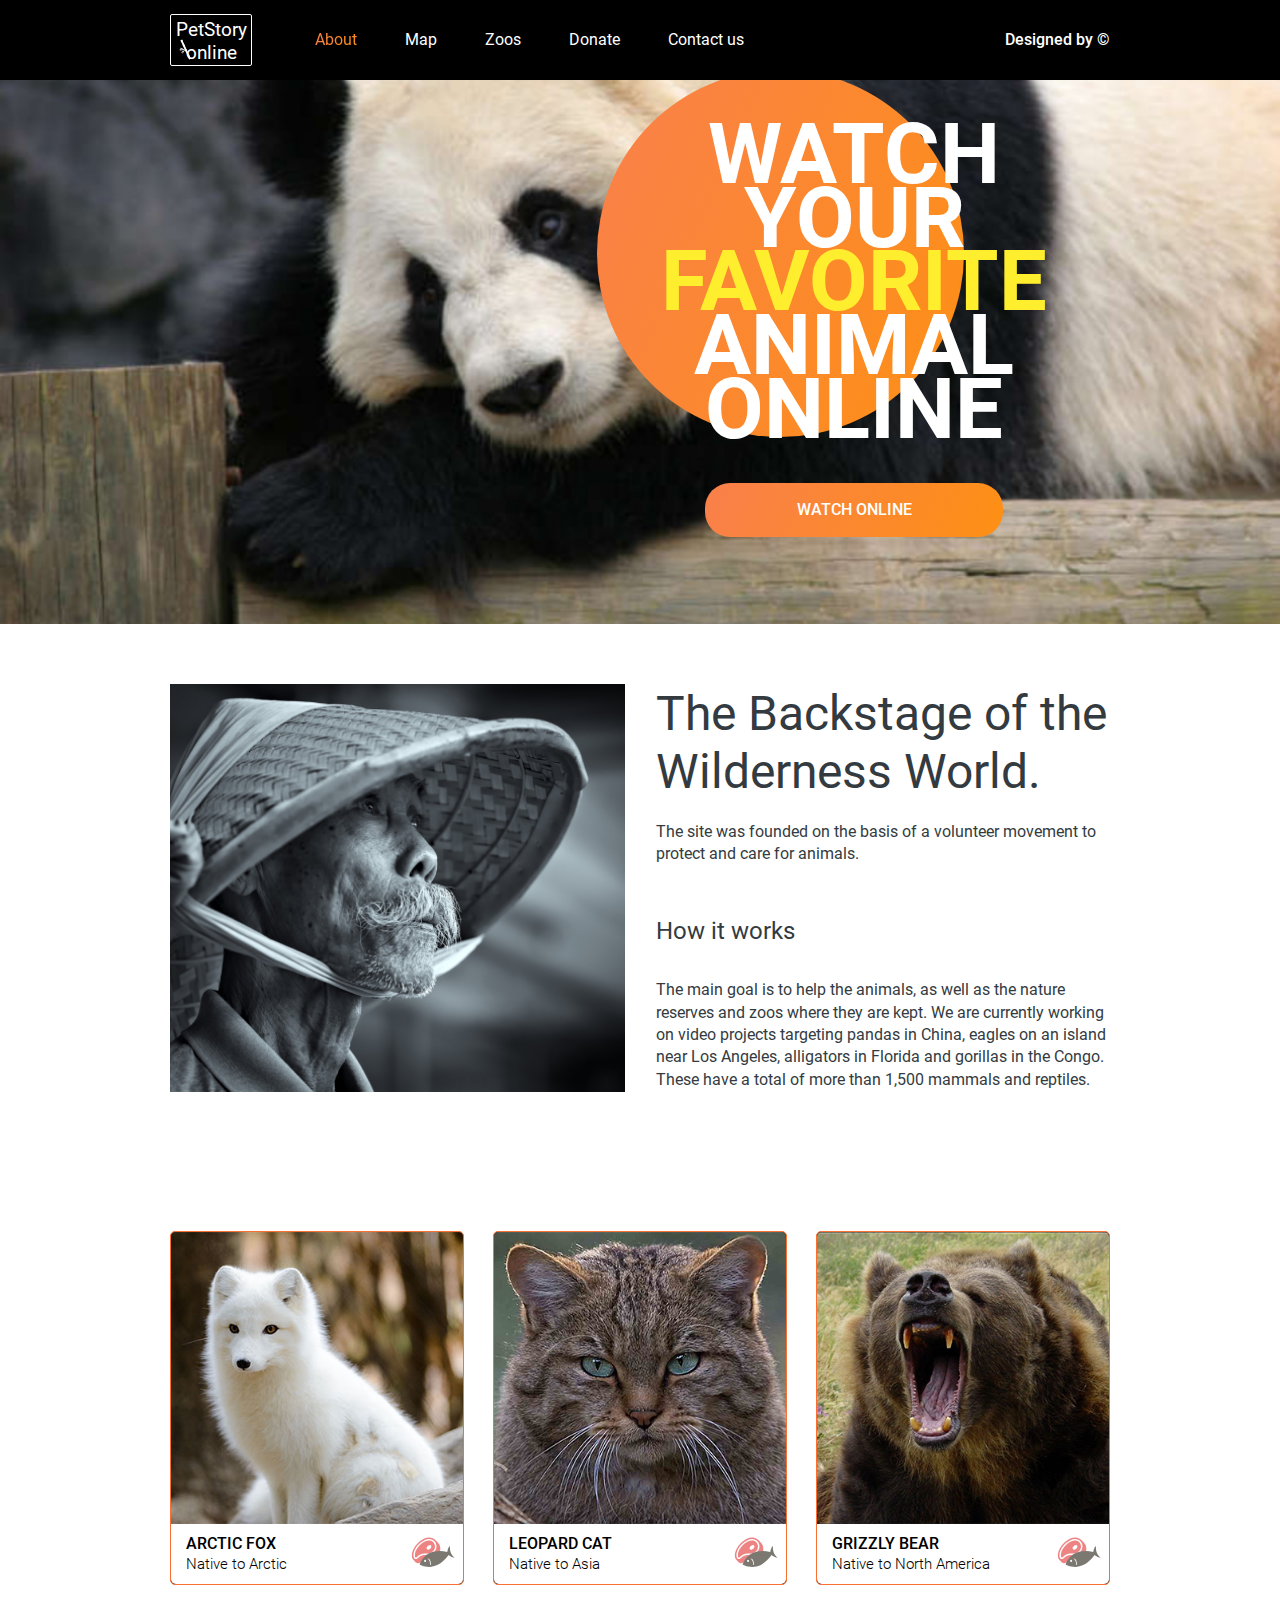
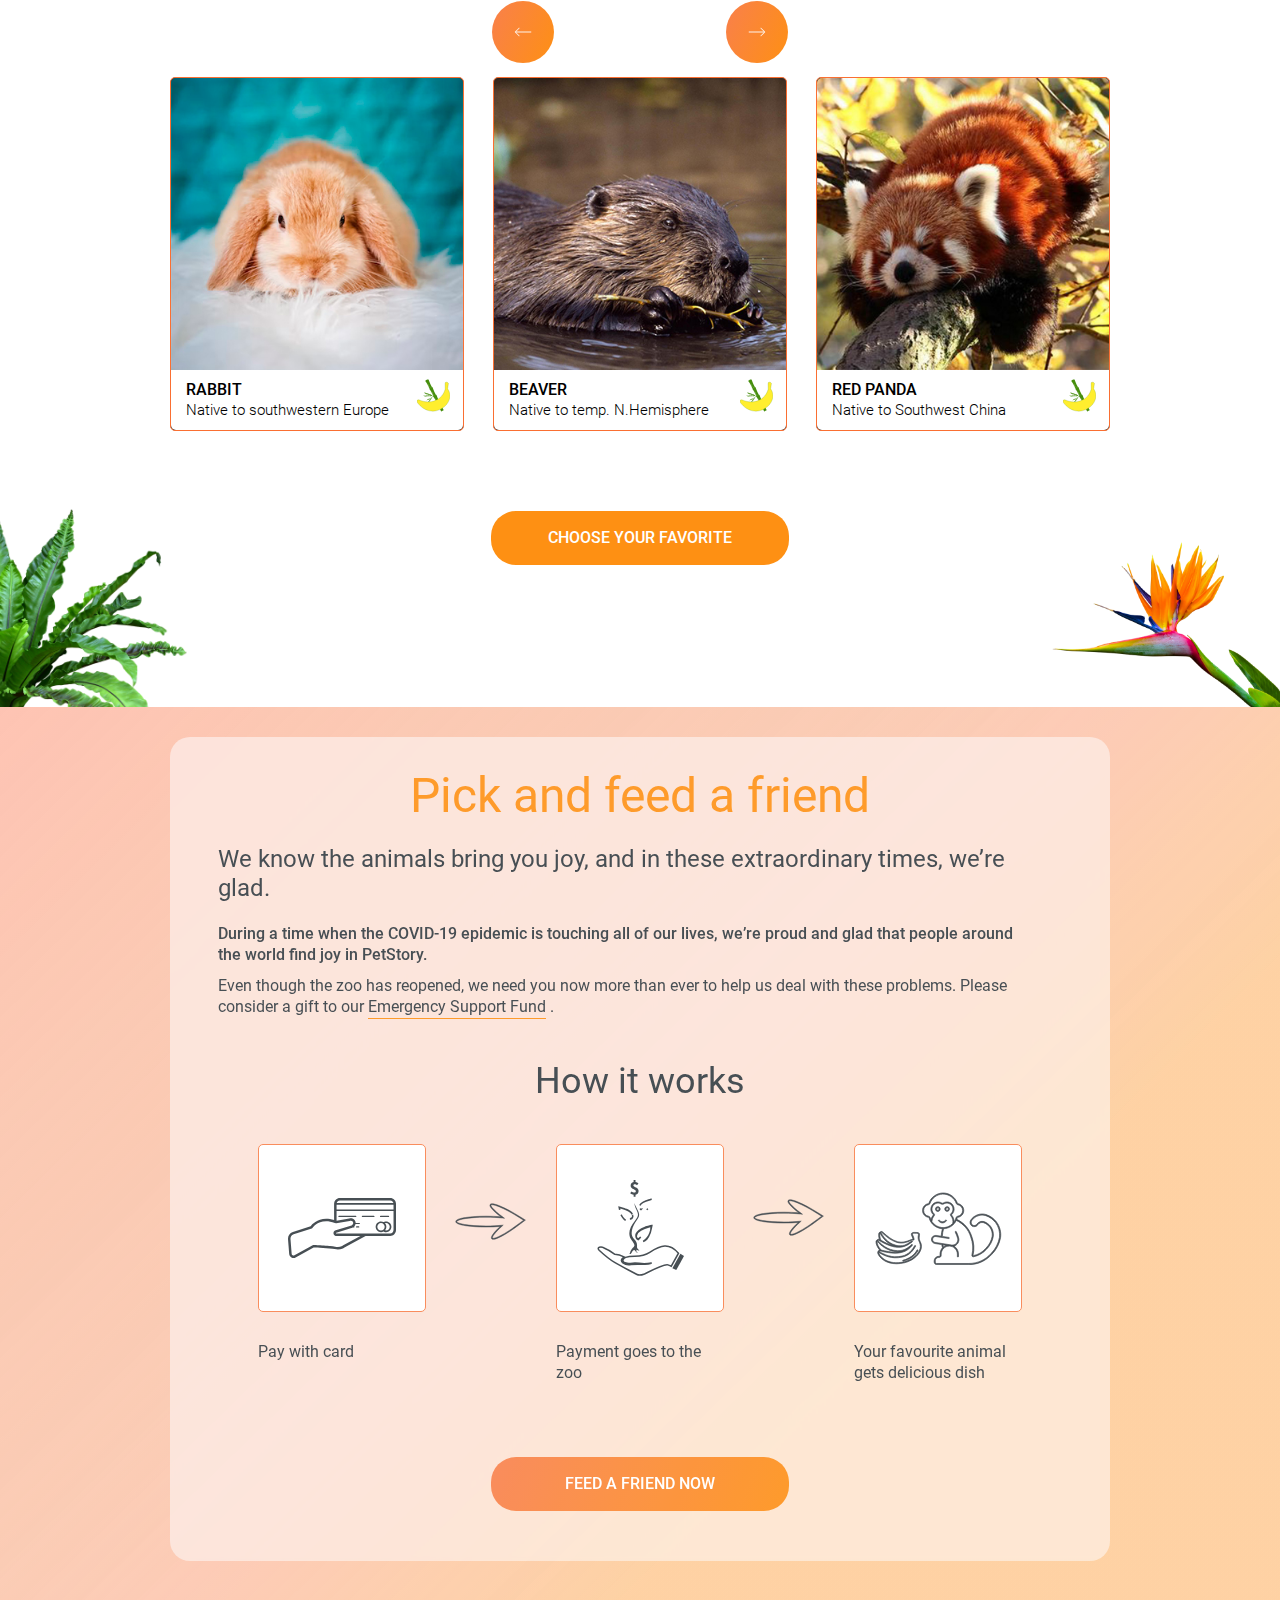
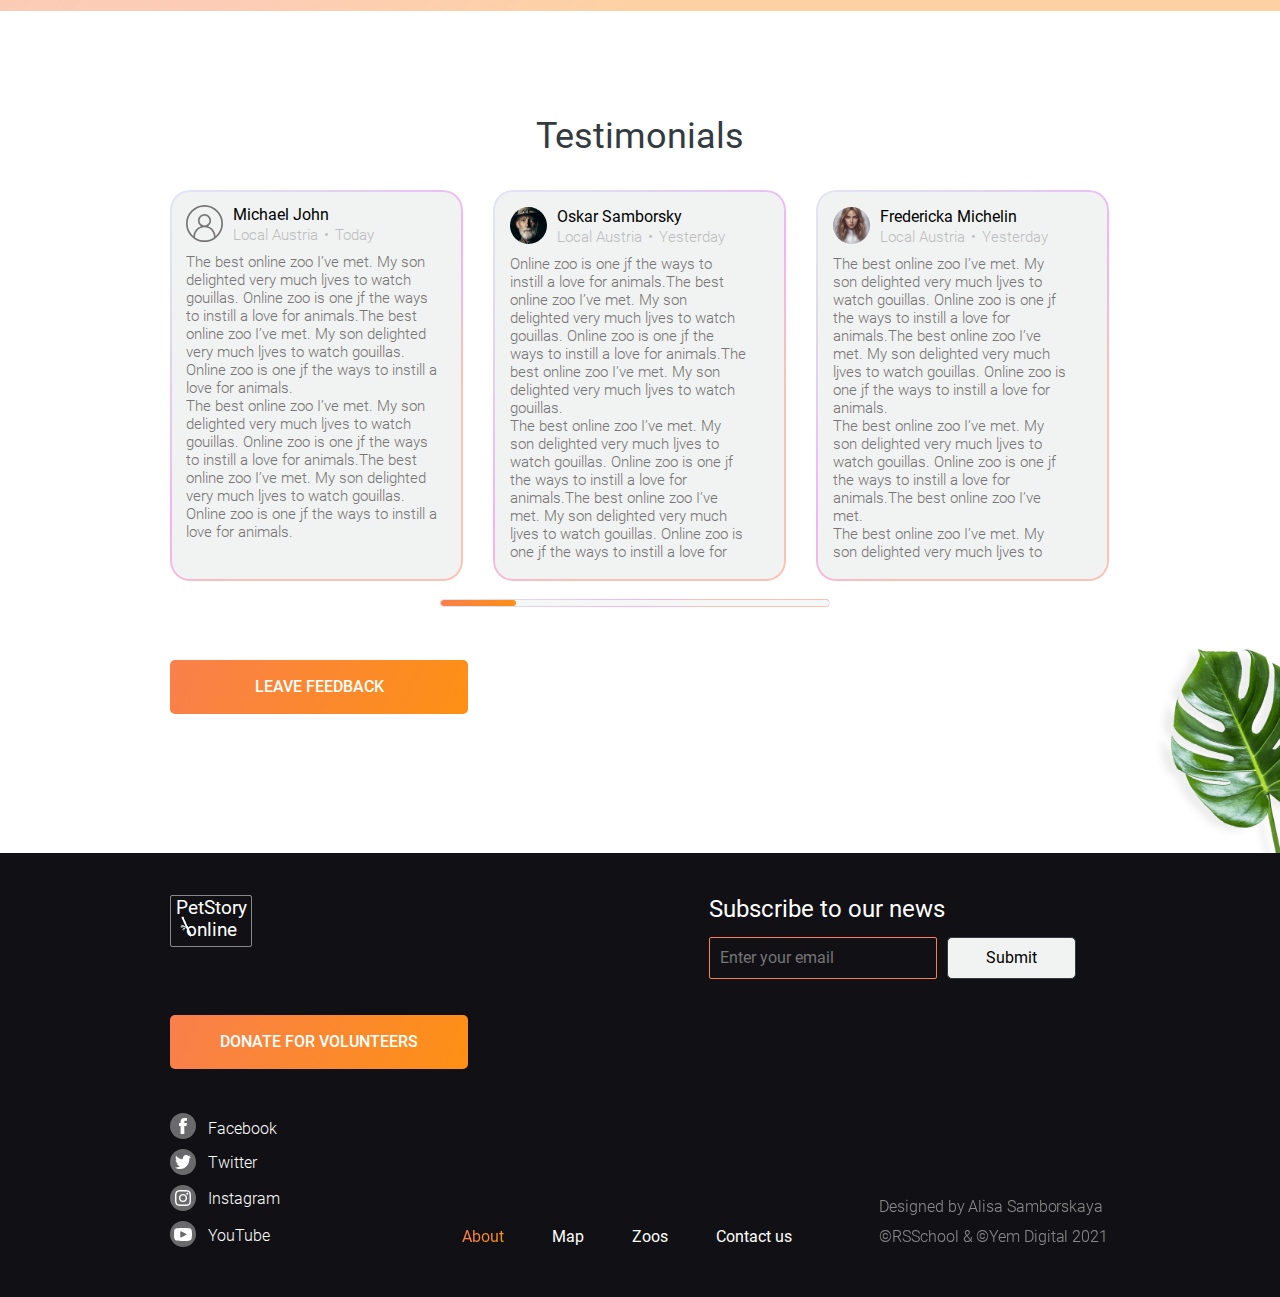
<file: index.html>
<!DOCTYPE html>
<html lang="en">
  <head>
    <meta charset="UTF-8">
    <meta http-equiv="X-UA-Compatible" content="IE=edge">
    <meta name="viewport" content="width=device-width, initial-scale=1.0">
    <link rel="stylesheet" href="./assets/styles/normalize.css">
    <link rel="stylesheet" href="./assets/styles/main/style.css">
    <link rel="shortcut icon" href="./assets/images/favicon.png" type="image/x-icon">
    <title>Online-zoo</title>
  </head>
  <body>
    <header class="header">
      <div class="container header__container">
        <div class="header__left">
          <a href="./index.html" class="link logo cursor-pointer">
            <h1 class="title">PetStory online</h1>
            <img src="./assets/svg/bamboo.svg" alt="" class="logo__img">
          </a>
          <nav class="nav">
            <a href="./index.html" class="logo-burger cursor-pointer">
              <h2 class="title">PetStory online</h2>
              <img src="./assets/svg/bamboo.svg" alt="" class="logo__img">
            </a>
            <ul class="list">
              <li class="list__item">
                <a href="./index.html" class="link active orange cursor-pointer">About</a>
              </li>
              <li class="list__item">
                <a href="#map" class="link cursor-pointer">Map</a>
              </li>
              <li class="list__item">
                <a href="#zoos" class="link cursor-pointer">Zoos</a>
              </li>
              <li class="list__item">
                <a href="./donate.html" class="link cursor-pointer">Donate</a>
              </li>
              <li class="list__item">
                <a href="#contactus" class="link cursor-pointer">Contact us</a>
              </li>
              <li class="list__item">
                <a href="https://www.figma.com/file/ypzT9idgAILaSRVRmDAJxn/online-zoo-3-weeks" target="_blank" class="link cursor-pointer">Designed by ©</a>
              </li>
            </ul>
          </nav>
					<ul class="burger-menu">
						<li class="burger-lines cursor-pointer">
							<hr class="burger-line" />
							<hr class="burger-line" />
							<hr class="burger-line" />
						</li>
					</ul>
          <div class="shadow"></div>
        </div>
        <a href="https://www.figma.com/file/ypzT9idgAILaSRVRmDAJxn/online-zoo-3-weeks" target="_blank" class="link copyright cursor-pointer">Designed by ©</a>
      </div>
    </header>
    <main class="main">
      <section class="section watch-you">
        <div class="container watch-you__container">
          <div class="watch-you__block">
            <h2 class="watch-you__title">watch your <span class="yellow">favorite</span> animal online</h2>
            <button class="btn1 orange cursor-pointer">Watch online</button>
          </div>
        </div>
      </section>
      <section class="section the-backtage">
        <div class="container the-backtage__container">
          <img src="./assets/images/bamboo-cap.jpeg" alt="" class="the-backtage__img noselect">
          <div class="the-backtage__block">
            <h2 class="h2">The Backstage of the Wilderness World.</h2>
            <p class="the-backtage__text">The site was founded on the basis of a volunteer movement to protect and care for animals.</p>
            <p class="subtitle">How it works </p>
            <p class="the-backtage__text">The main goal is to help the animals, as well as the nature reserves and zoos where they are kept. We are currently working on video projects targeting pandas in China, eagles on an island near Los Angeles, alligators in Florida and gorillas in the Congo. These have a total of more than 1,500 mammals and reptiles.</p>
          </div>
        </div>
      </section>
      <section class="section pets">
        <div class="container pets__container">
          <div class="cards-main-block">
            <div class="cards" id="cards-left"></div>
            <div class="cards" id="cards-center"></div>
            <div class="cards" id="cards-right"></div>
          </div>
          <div class="pick-and-feed__arrows">
            <div class="arrow orange cursor-pointer" id="prev">
              <img class="arrow__img" src="./assets/svg/arrow.svg" alt="">
            </div>
            <div class="arrow orange cursor-pointer" id="next">
              <img class="arrow__img" src="./assets/svg/arrow.svg" alt="">
            </div>
          </div>
          <button onclick="window.location.href='#map';" class="btn1 or3 cursor-pointer">choose your favorite</button>
        </div>
      </section>
      <section class="section pick-and-feed">
        <div class="container pick-and-feed__container">
          <div class="pick-and-feed__text">
            <h2 class="pick-and-feed__title">Pick and feed a friend</h2>
            <p class="subtitle">We know the animals bring you joy, and in these extraordinary times, we’re glad.</p>
            <p class="pick-and-feed__main-text">During a time when the COVID-19 epidemic is touching all of our lives, we’re proud and glad that people around the world find joy in PetStory.</p>
            <p class="pick-and-feed__main-text">Even though the zoo has reopened, we need you now more than ever to help us deal with these problems. Please consider a gift to our <a href="./donate.html" class="pick-and-feed__link cursor-pointer">Emergency Support Fund</a> . </p>
          </div>
          <div class="pick-and-feed__main-block">
            <h3 class="h3">How it works</h3>
            <div class="pick-and-feed__cards">
              <div class="pick-and-feed__card">
                <div class="pick-and-feed__card-block">
                  <img src="./assets/svg/pay.svg" alt="">
                </div>
                <p class="pick-and-feed__card-subtitle">Pay with card</p>
              </div>
              <div class="pick-and-feed__card">
                <div class="pick-and-feed__card-block">
                  <img src="./assets/svg/zoo.svg" alt="">
                </div>
                <p class="pick-and-feed__card-subtitle">Payment goes to the zoo</p>
              </div>
              <div class="pick-and-feed__card">
                <div class="pick-and-feed__card-block">
                  <img src="./assets/svg/monkey.svg" alt="">
                </div>
                <p class="pick-and-feed__card-subtitle">Your favourite animal gets delicious dish</p>
              </div>
            </div>
            <button class="btn1 orange pick-and-feed__button cursor-pointer">Feed a friend now</button>
          </div>
        </div>
      </section>
      <section class="section testimonials">
        <div class="container testimonials__container">
          <h3 class="h3">Testimonials</h3>
          <div class="testimonials__cards">
            <div class="testimonials__card gray-light">
              <div class="card__top">
                <img src="./assets/svg/user_icon.svg" alt="" class="user-icon">
                <div class="testimonials__card-title">
                  <h4 class="user-title">Michael John</h4>
                  <div class="user-subtitle">
                    <h4 class="smallParagraph gray4">Local Austria</h4>
                    <h4 class="smallParagraph gray4">•</h4>
                    <h4 class="smallParagraph gray4">Today</h4>
                  </div>
                </div>
              </div>
              <div class="testimals__text-block">
                <p class="smallParagraph gray">The best online zoo I’ve met. My son delighted very much ljves to watch gouillas. Online zoo is one jf the ways to instill a love for animals.The best online zoo I’ve met. My son delighted very much ljves to watch gouillas. Online zoo is one jf the ways to instill a love for animals.</p>
                <p class="smallParagraph gray">The best online zoo I’ve met. My son delighted very much ljves to watch gouillas. Online zoo is one jf the ways to instill a love for animals.The best online zoo I’ve met. My son delighted very much ljves to watch gouillas. Online zoo is one jf the ways to instill a love for animals.</p>
              </div>
            </div>
            <div class="testimonials__card gray-light">
              <div class="card__top">
                <img src="./assets/svg/oscar.svg" alt="" class="user-icon">
                <div class="testimonials__card-title">
                  <h4 class="user-title">Oskar Samborsky</h4>
                  <div class="user-subtitle">
                    <h4 class="smallParagraph gray4">Local Austria</h4>
                    <h4 class="smallParagraph gray4">•</h4>
                    <h4 class="smallParagraph gray4">Yesterday</h4>
                  </div>
                </div>
              </div>
              <div class="testimals__text-block">
                <p class="smallParagraph gray">Online zoo is one jf the ways to instill a love for animals.The best online zoo I’ve met. My son delighted very much ljves to watch gouillas. Online zoo is one jf the ways to instill a love for animals.The best online zoo I’ve met. My son delighted very much ljves to watch gouillas.</p>
                <p class="smallParagraph gray">The best online zoo I’ve met. My son delighted very much ljves to watch gouillas. Online zoo is one jf the ways to instill a love for animals.The best online zoo I’ve met. My son delighted very much ljves to watch gouillas. Online zoo is one jf the ways to instill a love for animals.</p> 
                <p class="smallParagraph gray">The best online zoo I’ve met. My son delighted very much ljves to watch gouillas. Online zoo is one jf the ways to instill a love for animals.The best online zoo I’ve met. My son delighted very much ljves to watch gouillas. Online zoo is one jf the ways to instill a love for animals.</p>
              </div>
            </div>
            <div class="testimonials__card gray-light">
              <div class="card__top">
                <img src="./assets/svg/frederika.svg" alt="" class="user-icon">
                <div class="testimonials__card-title">
                  <h4 class="user-title">Fredericka Michelin</h4>
                  <div class="user-subtitle">
                    <h4 class="smallParagraph gray4">Local Austria</h4>
                    <h4 class="smallParagraph gray4">•</h4>
                    <h4 class="smallParagraph gray4">Yesterday</h4>
                  </div>
                </div>
              </div>
              <div class="testimals__text-block">
                <p class="smallParagraph gray">The best online zoo I’ve met. My son delighted very much ljves to watch gouillas. Online zoo is one jf the ways to instill a love for animals.The best online zoo I’ve met. My son delighted very much ljves to watch gouillas. Online zoo is one jf the ways to instill a love for animals.</p>
                <p class="smallParagraph gray">The best online zoo I’ve met. My son delighted very much ljves to watch gouillas. Online zoo is one jf the ways to instill a love for animals.The best online zoo I’ve met.</p>
                <p class="smallParagraph gray">The best online zoo I’ve met. My son delighted very much ljves to watch gouillas. Online zoo is one jf the ways to instill a love for animals.The best online zoo I’ve met. My son delighted very much ljves to watch gouillas. Online zoo is one jf the ways to instill a love for animals.</p>
              </div>
            </div>
            <div class="testimonials__card gray-light">
              <div class="card__top">
                <img src="./assets/svg/user_icon.svg" alt="" class="user-icon">
                <div class="testimonials__card-title">
                  <h4 class="user-title">Michael John</h4>
                  <div class="user-subtitle">
                    <h4 class="smallParagraph gray4">Local Austria</h4>
                    <h4 class="smallParagraph gray4">•</h4>
                    <h4 class="smallParagraph gray4">Today</h4>
                  </div>
                </div>
              </div>
              <div class="testimals__text-block">
                <p class="smallParagraph gray">The best online zoo I’ve met. My son delighted very much ljves to watch gouillas. Online zoo is one jf the ways to instill a love for animals.The best online zoo I’ve met. My son delighted very much ljves to watch gouillas. Online zoo is one jf the ways to instill a love for animals.</p>
                <p class="smallParagraph gray">The best online zoo I’ve met. My son delighted very much ljves to watch gouillas. Online zoo is one jf the ways to instill a love for animals.The best online zoo I’ve met. My son delighted very much ljves to watch gouillas. Online zoo is one jf the ways to instill a love for animals.</p>
              </div>
            </div>
            <div class="testimonials__card gray-light">
              <div class="card__top">
                <img src="./assets/svg/frederika.svg" alt="" class="user-icon">
                <div class="testimonials__card-title">
                  <h4 class="user-title">Fredericka Michelin</h4>
                  <div class="user-subtitle">
                    <h4 class="smallParagraph gray4">Local Austria</h4>
                    <h4 class="smallParagraph gray4">•</h4>
                    <h4 class="smallParagraph gray4">Yesterday</h4>
                  </div>
                </div>
              </div>
              <div class="testimals__text-block">
                <p class="smallParagraph gray">My son delighted very much ljves to watch gouillas. Online zoo is one jf the ways to instill a love for animals.The best online zoo I’ve met. My son delighted very much ljves to watch gouillas. Online zoo is one jf the ways to instill a love for animals.The best online zoo I’ve met.</p>
                <p class="smallParagraph gray">The best online zoo I’ve met. My son delighted very much ljves to watch gouillas. Online zoo is one jf the ways to instill a love for animals.The best online zoo I’ve met. My son delighted very much ljves to watch gouillas. Online zoo is one jf the ways to instill a love for animals.</p>
              </div>
            </div>
            <div class="testimonials__card gray-light">
              <div class="card__top">
                <img src="./assets/svg/mila.svg" alt="" class="user-icon">
                <div class="testimonials__card-title">
                  <h4 class="user-title">Mila Riksha</h4>
                  <div class="user-subtitle">
                    <h4 class="smallParagraph gray4">Local Austria</h4>
                    <h4 class="smallParagraph gray4">•</h4>
                    <h4 class="smallParagraph gray4">Yesterday</h4>
                  </div>
                </div>
              </div>
              <div class="testimals__text-block">
                <p class="smallParagraph gray">My son delighted very much ljves to watch gouillas. Online zoo is one jf the ways to instill a love for animals.The best online zoo I’ve met. My son delighted very much ljves to watch gouillas. Online zoo is one jf the ways to instill a love for animals.The best online zoo I’ve met. My son delighted very much ljves to watch gouillas. Online zoo is one jf the ways to instill a love for animals.The best online zoo I’ve met. My son delighted very much ljves to watch gouillas.</p>
                <p class="smallParagraph gray">The best online zoo I’ve met. My son delighted very much ljves to watch gouillas. Online zoo is one jf the ways to instill a love for animals.The best online zoo I’ve met. My son delighted very much ljves to watch gouillas. Online zoo is one jf the ways to instill a love for animals.</p>
              </div>
            </div>
            <div class="testimonials__card gray-light">
              <div class="card__top">
                <img src="./assets/svg/frederika.svg" alt="" class="user-icon">
                <div class="testimonials__card-title">
                  <h4 class="user-title">Fredericka Michelin</h4>
                  <div class="user-subtitle">
                    <h4 class="smallParagraph gray4">Local Austria</h4>
                    <h4 class="smallParagraph gray4">•</h4>
                    <h4 class="smallParagraph gray4">Yesterday</h4>
                  </div>
                </div>
              </div>
              <div class="testimals__text-block">
                <p class="smallParagraph gray">My son delighted very much ljves to watch gouillas. Online zoo is one jf the ways to instill a love for animals.The best online zoo I’ve met. My son delighted very much ljves to watch gouillas. Online zoo is one jf the ways to instill a love for animals.The best online zoo I’ve met.</p>
                <p class="smallParagraph gray">The best online zoo I’ve met. My son delighted very much ljves to watch gouillas. Online zoo is one jf the ways to instill a love for animals.The best online zoo I’ve met. My son delighted very much ljves to watch gouillas. Online zoo is one jf the ways to instill a love for animals.</p>
              </div>
            </div>
            <div class="testimonials__card gray-light">
              <div class="card__top">
                <img src="./assets/svg/mila.svg" alt="" class="user-icon">
                <div class="testimonials__card-title">
                  <h4 class="user-title">Oska Samborska</h4>
                  <div class="user-subtitle">
                    <h4 class="smallParagraph gray4">Local Austria</h4>
                    <h4 class="smallParagraph gray4">•</h4>
                    <h4 class="smallParagraph gray4">Yesterday</h4>
                  </div>
                </div>
              </div>
              <div class="testimals__text-block">
                <p class="smallParagraph gray">My son delighted very much ljves to watch gouillas. Online zoo is one jf the ways to instill a love for animals.The best online zoo I’ve met.The best online zoo I’ve met. My son delighted very much ljves to watch gouillas. Online zoo is one jf the ways to instill a love for animals.</p>
                <p class="smallParagraph gray">The best online zoo I’ve met. My son delighted very much ljves to watch gouillas. Online zoo is one jf the ways to instill a love for animals.The best online zoo I’ve met. My son delighted very much ljves to watch gouillas. Online zoo is one jf the ways to instill a love for animals.</p>
              </div>
            </div>
            <div class="testimonials__card gray-light">
              <div class="card__top">
                <img src="./assets/svg/frederika.svg" alt="" class="user-icon">
                <div class="testimonials__card-title">
                  <h4 class="user-title">Fredericka Michelin</h4>
                  <div class="user-subtitle">
                    <h4 class="smallParagraph gray4">Local Austria</h4>
                    <h4 class="smallParagraph gray4">•</h4>
                    <h4 class="smallParagraph gray4">Yesterday</h4>
                  </div>
                </div>
              </div>
              <div class="testimals__text-block">
                <p class="smallParagraph gray">Online zoo is one jf the ways to instill a love for animals.The best online zoo I’ve met. My son delighted very much ljves to watch gouillas. The best online zoo I’ve met. My son delighted very much ljves to watch gouillas. Online zoo is one jf the ways to instill a love for animals.</p>
                <p class="smallParagraph gray">The best online zoo I’ve met. My son delighted very much ljves to watch gouillas. Online zoo is one jf the ways to instill a love for animals.The best online zoo I’ve met. My son delighted very much ljves to watch gouillas. Online zoo is one jf the ways to instill a love for animals.</p>
              </div>
            </div>
            <div class="testimonials__card gray-light">
              <div class="card__top">
                <img src="./assets/svg/mila.svg" alt="" class="user-icon">
                <div class="testimonials__card-title">
                  <h4 class="user-title">Oska Samborska</h4>
                  <div class="user-subtitle">
                    <h4 class="smallParagraph gray4">Local Austria</h4>
                    <h4 class="smallParagraph gray4">•</h4>
                    <h4 class="smallParagraph gray4">Yesterday</h4>
                  </div>
                </div>
              </div>
              <div class="testimals__text-block">
                <p class="smallParagraph gray">Online zoo is one jf the ways to instill a love for animals.The best online zoo I’ve met. My son delighted very much ljves to watch gouillas. Online zoo is one jf the ways to instill a love for animals.The best online zoo I’ve met. My son delighted very much ljves to watch gouillas.</p>
                <p class="smallParagraph gray">The best online zoo I’ve met. My son delighted very much ljves to watch gouillas. Online zoo is one jf the ways to instill a love for animals.The best online zoo I’ve met. My son delighted very much ljves to watch gouillas. Online zoo is one jf the ways to instill a love for animals.</p>
              </div>
            </div>
            <div class="testimonials__card gray-light">
              <div class="card__top">
                <img src="./assets/svg/oscar.svg" alt="" class="user-icon">
                <div class="testimonials__card-title">
                  <h4 class="user-title">Oskar Samborsky</h4>
                  <div class="user-subtitle">
                    <h4 class="smallParagraph gray4">Local Austria</h4>
                    <h4 class="smallParagraph gray4">•</h4>
                    <h4 class="smallParagraph gray4">Yesterday</h4>
                  </div>
                </div>
              </div>
              <div class="testimals__text-block">
                <p class="smallParagraph gray">Online zoo is one jf the ways to instill a love for animals.The best online zoo I’ve met. My son delighted very much ljves to watch gouillas. Online zoo is one jf the ways to instill a love for animals.The best online zoo I’ve met. My son delighted very much ljves to watch gouillas.</p>
                <p class="smallParagraph gray">The best online zoo I’ve met. My son delighted very much ljves to watch gouillas. Online zoo is one jf the ways to instill a love for animals.The best online zoo I’ve met. My son delighted very much ljves to watch gouillas. Online zoo is one jf the ways to instill a love for animals.</p> 
                <p class="smallParagraph gray">The best online zoo I’ve met. My son delighted very much ljves to watch gouillas. Online zoo is one jf the ways to instill a love for animals.The best online zoo I’ve met. My son delighted very much ljves to watch gouillas. Online zoo is one jf the ways to instill a love for animals.</p>
              </div>
            </div>
          </div>
          <div class="modal"></div>
          <input class="progress-bar" type="range" min="0" max="7" value="0" step="1">
          <a href="#" class="btn2 orange cursor-pointer noselect">leave feedback</a>
        </div>
      </section>
    </main>
    <footer class="footer">
      <div class="container footer__container">
        <div class="footer__left">
          <a href="./index.html" class="link logo cursor-pointer">
            <h2 class="title">PetStory online</h2>
            <img src="./assets/svg/bamboo.svg" alt="" class="logo__img">
          </a>
          <a href="./donate.html" class="btn2 orange cursor-pointer noselect">donate for volunteers</a>
          <div class="social">
            <a href="https://facebook.com" class="social__card cursor-pointer">
              <div class="social__icon">
                <img src="./assets/svg/f.svg" alt="">
              </div>
              <h4 class="social__title noselect">Facebook</h4>
            </a>
            <a href="https://twitter.com" class="social__card cursor-pointer">
              <div class="social__icon">
                <img src="./assets/svg/twitter.svg" alt="">
              </div>
              <h4 class="social__title noselect">Twitter</h4>
            </a>
            <a href="https://instagram.com" class="social__card cursor-pointer">
              <div class="social__icon">
                <img src="./assets/svg/inst.svg" alt="">
              </div>
              <h4 class="social__title noselect">Instagram</h4>
            </a>
            <a href="https://youtube.com" class="social__card cursor-pointer">
              <div class="social__icon">
                <img src="./assets/svg/youtube.svg" alt="">
              </div>
              <h4 class="social__title noselect">YouTube</h4>
            </a>
          </div>
        </div>
        <div class="footer__center">
          <nav class="nav">
            <ul class="list">
              <li class="list__item">
                <a href="#top" class="link active orange cursor-pointer">About</a>
              </li>
              <li class="list__item">
                <a href="#map" class="link cursor-pointer">Map</a>
              </li>
              <li class="list__item">
                <a href="#zoos" class="link cursor-pointer">Zoos</a>
              </li>
              <li class="list__item">
                <a href="#contactus" class="link cursor-pointer">Contact us</a>
              </li>
            </ul>
          </nav>
        </div>
        <div class="footer__right">
          <div class="subscribe-block">
            <h3 class="subtitle">Subscribe to our news</h3>
            <form class="input__block">
              <input class="gray4" type="email" id="email" name="email" value="" placeholder="Enter your email" required>
              <button type="submit" class="btn-activ cursor-pointer">Submit</button>
            </form>
          </div>
          <div class="footer__copyright">
            <p>Designed by Alisa Samborskaya</p>
            <p>©RSSchool & ©Yem Digital 2021</p>
          </div>
        </div>
      </div>
    </footer>
    <script src="./assets/js/main/script.js"></script>
  </body>
</html>
</file>
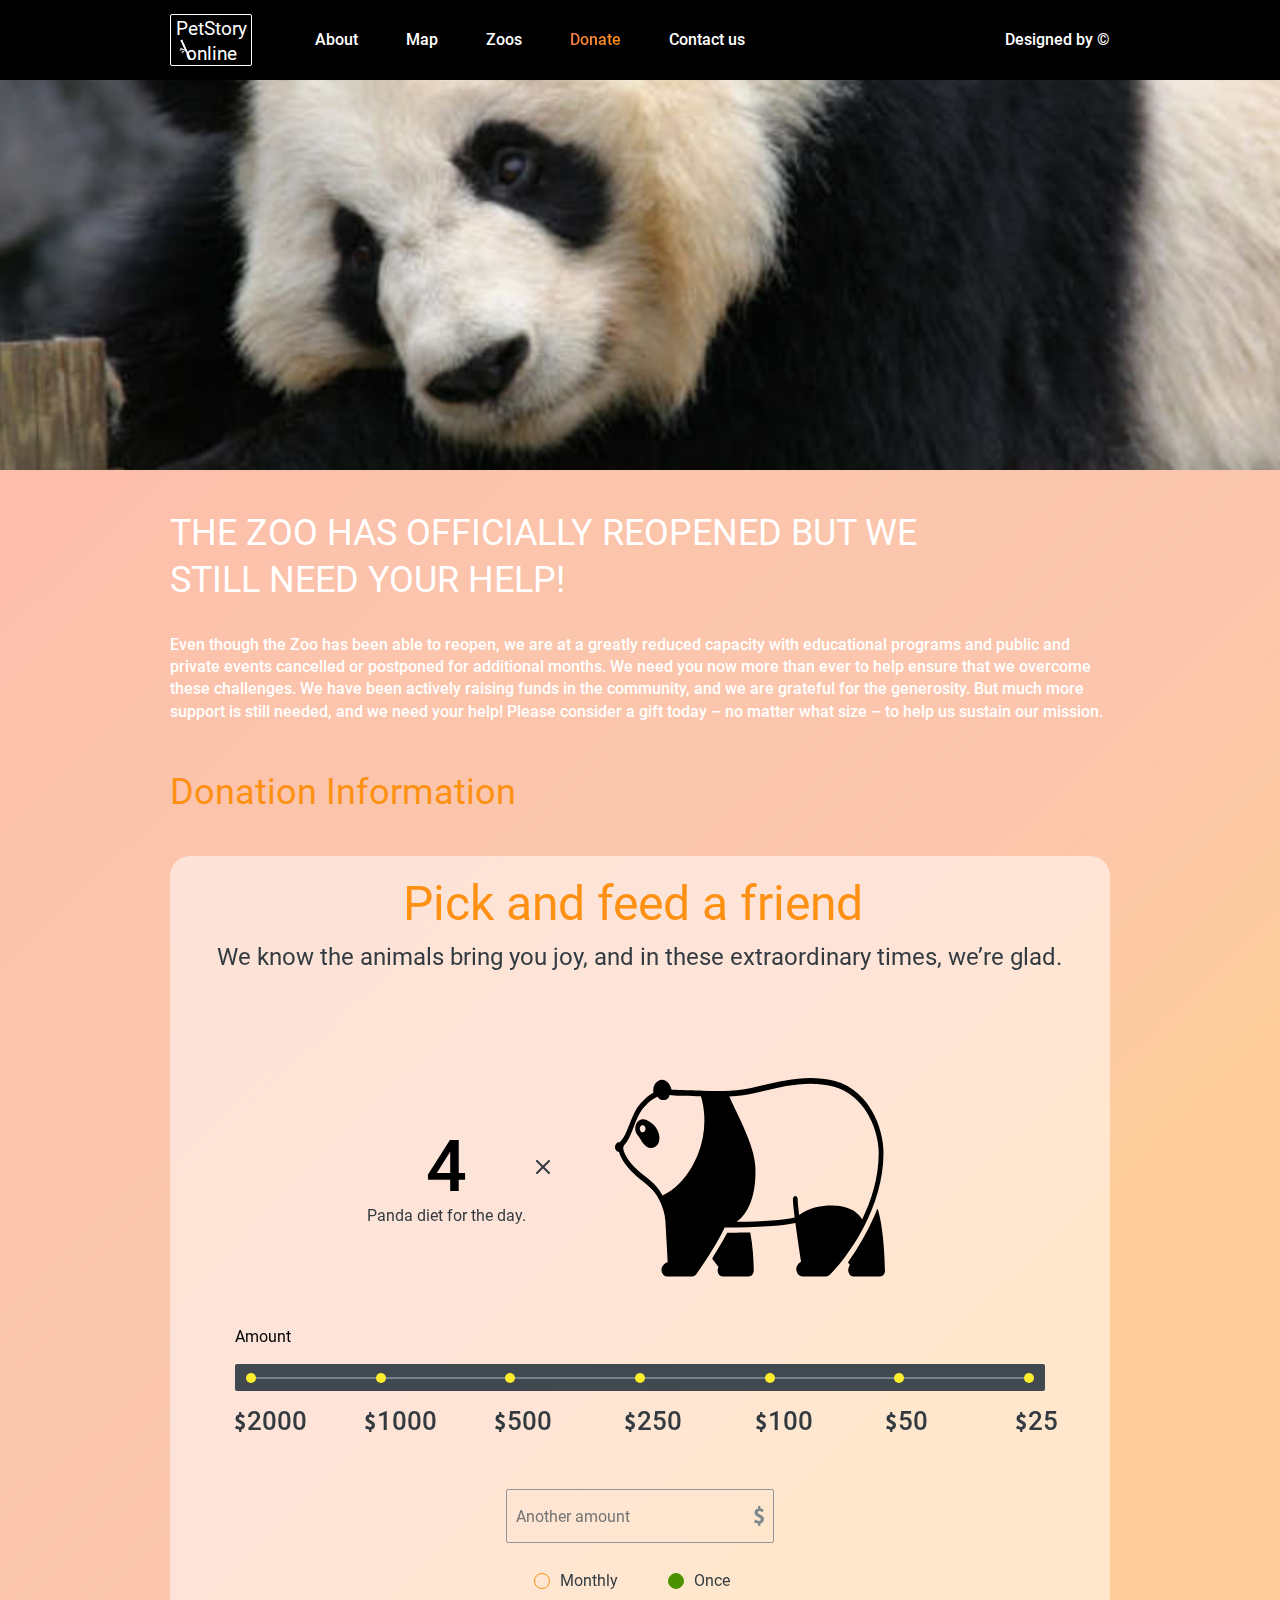
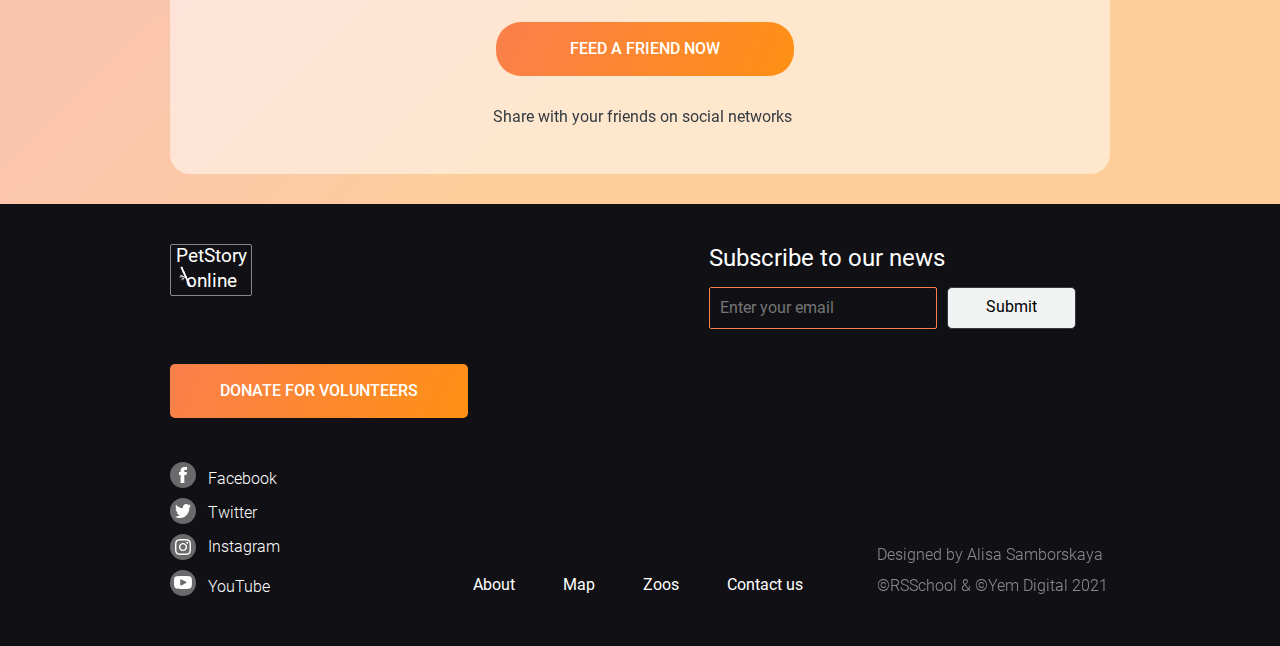
<file: pages/donate/index.html>
<!DOCTYPE html>
<html lang="en">
  <head>
    <meta charset="UTF-8">
    <meta http-equiv="X-UA-Compatible" content="IE=edge">
    <meta name="viewport" content="width=device-width, initial-scale=1.0">
    <link rel="stylesheet" href="../../assets/styles/normalize.css">
    <link rel="stylesheet" href="style.css">
    <link rel="shortcut icon" href="../../assets/images/favicon.png" type="image/x-icon">
    <title>Online-zoo | Donate</title>
  </head>
  <body>
    <header class="header">
      <div class="container header__container">
        <div class="header__left">
          <a href="../../index.html" class="link logo cursor-pointer">
            <h1 class="title">PetStory online</h1>
            <img src="../../assets/svg/bamboo.svg" alt="" class="logo__img">
          </a>
          <nav class="nav">
            <a href="./index.html" class="logo-burger cursor-pointer">
              <h2 class="title">PetStory online</h2>
              <img src="../../assets/svg/bamboo.svg" alt="" class="logo__img">
            </a>
            <ul class="list">
              <li class="list__item">
                <a href="../../index.html" class="link cursor-pointer">About</a>
              </li>
              <li class="list__item">
                <a href="#map" class="link cursor-pointer">Map</a>
              </li>
              <li class="list__item">
                <a href="#zoos" class="link cursor-pointer">Zoos</a>
              </li>
              <li class="list__item">
                <a href="./index.html" class="link active orange cursor-pointer">Donate</a>
              </li>
              <li class="list__item">
                <a href="#contactus" class="link cursor-pointer">Contact us</a>
              </li>
              <li class="list__item">
                <a href="https://www.figma.com/file/ypzT9idgAILaSRVRmDAJxn/online-zoo-3-weeks" target="_blank" class="link cursor-pointer">Designed by ©</a>
              </li>
            </ul>
          </nav>
          <ul class="burger-menu">
						<li class="burger-lines cursor-pointer">
							<hr class="burger-line" />
							<hr class="burger-line" />
							<hr class="burger-line" />
						</li>
					</ul>
          <div class="shadow"></div>
        </div>
        <a href="https://www.figma.com/file/ypzT9idgAILaSRVRmDAJxn/online-zoo-3-weeks" class="link copyright cursor-pointer" target="_blank">Designed by ©</a>
      </div>
    </header>
    <main class="main">
      <section class="section watch-you"></section>
      <section class="section pickfeed">
        <div class="container pickfeed__container">
          <h3 class="h3">THE ZOO HAS OFFICIALLY REOPENED BUT WE STILL NEED YOUR HELP!</h3>
          <p class="pickfeed__subtitle">Even though the Zoo has been able to reopen, we are at a greatly reduced capacity with educational programs and public and private events cancelled or postponed for additional months. We need you now more than ever to help ensure that we overcome these challenges. We have been actively raising funds in the community, and we are grateful for the generosity.  But much more support is still needed, and we need your help! Please consider a gift today – no matter what size – to help us sustain our mission.</p>
          <h3 class="h3 or3">Donation Information</h3>
          <div class="pickfeed__main-block">
            <h2 class="h2 or3">Pick and feed a friend</h2>
            <p class="subtitle">We know the animals bring you joy, and in these extraordinary times, we’re glad.</p>
            <div class="top-block">
              <div class="number-block">
                <div class="amount-of-days">
                  <p class="amount-titles">4</p>
                  <img class="x-icon" src="../../assets/svg/x-icon.svg" alt="">
                </div>
                <p class="text">Panda diet for the day.</p>
              </div>
              <img class="animals-widget" src="../../assets/svg/panda-widget.svg" alt="">
            </div>
            <form>
              <div class="progress-bar">
                <div class="progress-bar__main-block">
                  <input class="cursor-pointer progress-bar__radio-button" value="5000" type="radio" name="numberAmount" id="number5000">
                  <input class="cursor-pointer progress-bar__radio-button" value="2000" type="radio" name="numberAmount" id="number2000">
                  <input class="cursor-pointer progress-bar__radio-button" value="1000" type="radio" name="numberAmount" id="number1000">
                  <input class="cursor-pointer progress-bar__radio-button" value="500" type="radio" name="numberAmount" id="number500">
                  <input class="cursor-pointer progress-bar__radio-button" value="250" type="radio" name="numberAmount" id="number250">
                  <input class="cursor-pointer progress-bar__radio-button" value="100" type="radio" name="numberAmount" id="number100" checked>
                  <input class="cursor-pointer progress-bar__radio-button" value="50" type="radio" name="numberAmount" id="number50">
                  <input class="cursor-pointer progress-bar__radio-button" value="25" type="radio" name="numberAmount" id="number25">
                </div>
              </div>
              <div class="progress-text">
                <div class="progress-text__block">
                  <label class="progress-bar__label" for="number5000">5000</label>
                </div>
                <div class="progress-text__block">
                  <label class="progress-bar__label" for="number2000">2000</label>
                </div>
                <div class="progress-text__block">
                  <label class="progress-bar__label" for="number1000">1000</label>
                </div>
                <div class="progress-text__block">
                  <label class="progress-bar__label" for="number500">500</label>
                </div>
                <div class="progress-text__block">
                  <label class="progress-bar__label" for="number250">250</label>
                </div>
                <div class="progress-text__block or3">
                  <label class="progress-bar__label" for="number100">100</label>
                </div>
                <div class="progress-text__block">
                  <label class="progress-bar__label" for="number50">50</label>
                </div>
                <div class="progress-text__block">
                  <label class="progress-bar__label" for="number25">25</label>
                </div>
              </div>
              <label for="anotheramount" class="anotheramount__label">
                <input id="anotheramount" placeholder="Another amount" class="another-amount-input" name="anotheramount" type="number" value="" min="0" max="9999" step="1" title="value > 0 and < 9999" maxlength="4" minlength="1" pattern="[0-9]{4}">
              </label>
              <div class="radio-buttons">
                <div class="radio-button">
                  <input class="cursor-pointer" id="Monthly" type="radio" name="radio">
                  <label for="Monthly" class="radio-label cursor-pointer">Monthly</label>
                </div>
                <div class="radio-button">
                  <input class="cursor-pointer" id="once" type="radio" name="radio" checked>
                  <label for="once" class="radio-label cursor-pointer">Once</label>
                </div>
              </div>
              <button class="btn2 orange cursor-pointer">Feed a friend now</button>
              <p class="main-text">Share with your friends on social networks</p>
            </form>
          </div>
        </div>
      </section>
    </main>
    <footer class="footer">
      <div class="container footer__container">
        <div class="footer__left">
          <a href="../../index.html" class="link logo cursor-pointer">
            <h2 class="title">PetStory online</h2>
            <img src="../../assets/svg/bamboo.svg" alt="" class="logo__img">
          </a>
          <a href="./index.html" class="btn2 orange cursor-pointer noselect">donate for volunteers</a>
          <div class="social">
            <a href="https://facebook.com" class="social__card cursor-pointer">
              <div alt="" class="social__icon">
                <img src="../../assets/svg/f.svg" alt="">
              </div>
              <h4 class="social__title noselect">Facebook</h4>
            </a>
            <a href="https://twitter.com" class="social__card cursor-pointer">
              <div alt="" class="social__icon">
                <img src="../../assets/svg/twitter.svg" alt="">
              </div>
              <h4 class="social__title noselect">Twitter</h4>
            </a>
            <a href="https://instagram.com" class="social__card cursor-pointer">
              <div alt="" class="social__icon">
                <img src="../../assets/svg/inst.svg" alt="">
              </div>
              <h4 class="social__title noselect">Instagram</h4>
            </a>
            <a href="https://youtube.com" class="social__card cursor-pointer">
              <div alt="" class="social__icon">
                <img src="../../assets/svg/youtube.svg" alt="">
              </div>
              <h4 class="social__title noselect">YouTube</h4>
            </a>
          </div>
        </div>
        <div class="footer__center">
          <nav class="nav">
            <ul class="list">
              <li class="list__item">
                <a href="../../index.html" class="link cursor-pointer">About</a>
              </li>
              <li class="list__item">
                <a href="#map" class="link cursor-pointer">Map</a>
              </li>
              <li class="list__item">
                <a href="#zoos" class="link cursor-pointer">Zoos</a>
              </li>
              <li class="list__item">
                <a href="#contactus" class="link cursor-pointer">Contact us</a>
              </li>
            </ul>
          </nav>
        </div>
        <div class="footer__right">
          <div class="subscribe-block">
            <h3 class="subtitle">Subscribe to our news</h3>
            <form class="input__block">
              <input class="gray4" type="email" id="email" name="email" value="" placeholder="Enter your email" required>
              <button type="submit" class="btn-activ cursor-pointer">Submit</button>
            </form>
          </div>
          <div class="footer__copyright">
            <p>Designed by Alisa Samborskaya</p>
            <p>©RSSchool & ©Yem Digital 2021</p>
          </div>
        </div>
      </div>
    </footer>
    <script src="./script.js"></script>
  </body>
</html>
</file>
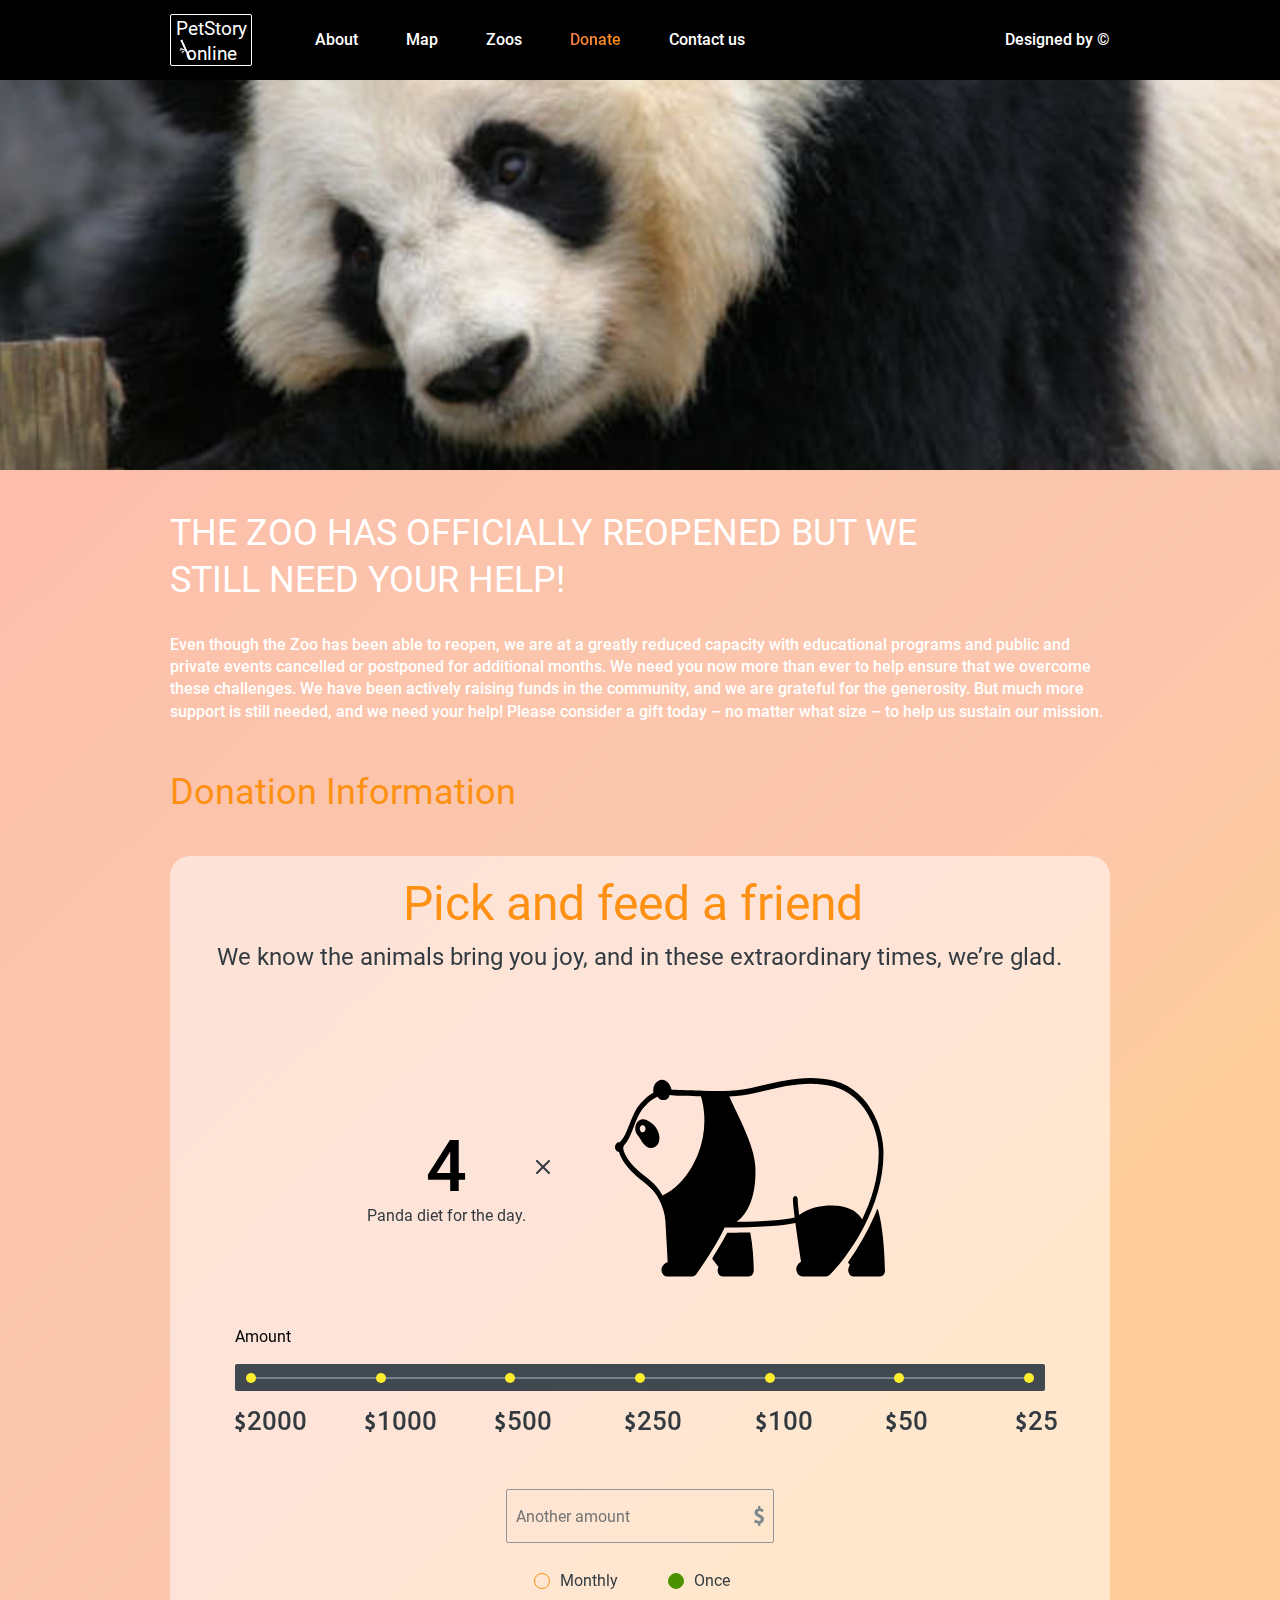
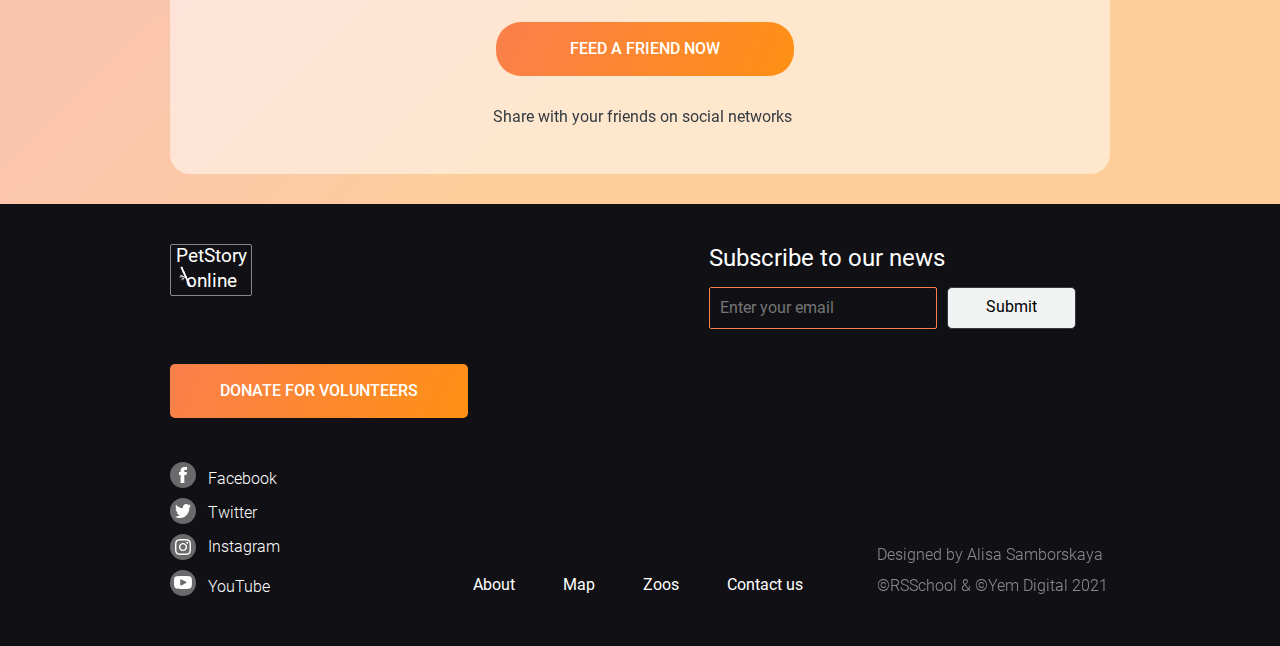
<file: donate.html>
<!DOCTYPE html>
<html lang="en">
  <head>
    <meta charset="UTF-8">
    <meta http-equiv="X-UA-Compatible" content="IE=edge">
    <meta name="viewport" content="width=device-width, initial-scale=1.0">
    <link rel="stylesheet" href="./assets/styles/normalize.css">
    <link rel="stylesheet" href="./assets/styles/donate/style.css">
    <link rel="shortcut icon" href="./assets/images/favicon.png" type="image/x-icon">
    <title>Online-zoo | Donate</title>
  </head>
  <body>
    <header class="header">
      <div class="container header__container">
        <div class="header__left">
          <a href="./index.html" class="link logo cursor-pointer">
            <h1 class="title">PetStory online</h1>
            <img src="./assets/svg/bamboo.svg" alt="" class="logo__img">
          </a>
          <nav class="nav">
            <a href="./index.html" class="logo-burger cursor-pointer">
              <h2 class="title">PetStory online</h2>
              <img src="./assets/svg/bamboo.svg" alt="" class="logo__img">
            </a>
            <ul class="list">
              <li class="list__item">
                <a href="./index.html" class="link cursor-pointer">About</a>
              </li>
              <li class="list__item">
                <a href="#map" class="link cursor-pointer">Map</a>
              </li>
              <li class="list__item">
                <a href="#zoos" class="link cursor-pointer">Zoos</a>
              </li>
              <li class="list__item">
                <a href="./index.html" class="link active orange cursor-pointer">Donate</a>
              </li>
              <li class="list__item">
                <a href="#contactus" class="link cursor-pointer">Contact us</a>
              </li>
              <li class="list__item">
                <a href="https://www.figma.com/file/ypzT9idgAILaSRVRmDAJxn/online-zoo-3-weeks" target="_blank" class="link cursor-pointer">Designed by ©</a>
              </li>
            </ul>
          </nav>
          <ul class="burger-menu">
						<li class="burger-lines cursor-pointer">
							<hr class="burger-line" />
							<hr class="burger-line" />
							<hr class="burger-line" />
						</li>
					</ul>
          <div class="shadow"></div>
        </div>
        <a href="https://www.figma.com/file/ypzT9idgAILaSRVRmDAJxn/online-zoo-3-weeks" class="link copyright cursor-pointer" target="_blank">Designed by ©</a>
      </div>
    </header>
    <main class="main">
      <section class="section watch-you"></section>
      <section class="section pickfeed">
        <div class="container pickfeed__container">
          <h3 class="h3">THE ZOO HAS OFFICIALLY REOPENED BUT WE STILL NEED YOUR HELP!</h3>
          <p class="pickfeed__subtitle">Even though the Zoo has been able to reopen, we are at a greatly reduced capacity with educational programs and public and private events cancelled or postponed for additional months. We need you now more than ever to help ensure that we overcome these challenges. We have been actively raising funds in the community, and we are grateful for the generosity.  But much more support is still needed, and we need your help! Please consider a gift today – no matter what size – to help us sustain our mission.</p>
          <h3 class="h3 or3">Donation Information</h3>
          <div class="pickfeed__main-block">
            <h2 class="h2 or3">Pick and feed a friend</h2>
            <p class="subtitle">We know the animals bring you joy, and in these extraordinary times, we’re glad.</p>
            <div class="top-block">
              <div class="number-block">
                <div class="amount-of-days">
                  <p class="amount-titles">4</p>
                  <img class="x-icon" src="./assets/svg/x-icon.svg" alt="">
                </div>
                <p class="text">Panda diet for the day.</p>
              </div>
              <img class="animals-widget" src="./assets/svg/panda-widget.svg" alt="">
            </div>
            <form>
              <div class="progress-bar">
                <div class="progress-bar__main-block">
                  <input class="cursor-pointer progress-bar__radio-button" value="5000" type="radio" name="numberAmount" id="number5000">
                  <input class="cursor-pointer progress-bar__radio-button" value="2000" type="radio" name="numberAmount" id="number2000">
                  <input class="cursor-pointer progress-bar__radio-button" value="1000" type="radio" name="numberAmount" id="number1000">
                  <input class="cursor-pointer progress-bar__radio-button" value="500" type="radio" name="numberAmount" id="number500">
                  <input class="cursor-pointer progress-bar__radio-button" value="250" type="radio" name="numberAmount" id="number250">
                  <input class="cursor-pointer progress-bar__radio-button" value="100" type="radio" name="numberAmount" id="number100" checked>
                  <input class="cursor-pointer progress-bar__radio-button" value="50" type="radio" name="numberAmount" id="number50">
                  <input class="cursor-pointer progress-bar__radio-button" value="25" type="radio" name="numberAmount" id="number25">
                </div>
              </div>
              <div class="progress-text">
                <div class="progress-text__block">
                  <label class="progress-bar__label" for="number5000">5000</label>
                </div>
                <div class="progress-text__block">
                  <label class="progress-bar__label" for="number2000">2000</label>
                </div>
                <div class="progress-text__block">
                  <label class="progress-bar__label" for="number1000">1000</label>
                </div>
                <div class="progress-text__block">
                  <label class="progress-bar__label" for="number500">500</label>
                </div>
                <div class="progress-text__block">
                  <label class="progress-bar__label" for="number250">250</label>
                </div>
                <div class="progress-text__block or3">
                  <label class="progress-bar__label" for="number100">100</label>
                </div>
                <div class="progress-text__block">
                  <label class="progress-bar__label" for="number50">50</label>
                </div>
                <div class="progress-text__block">
                  <label class="progress-bar__label" for="number25">25</label>
                </div>
              </div>
              <label for="anotheramount" class="anotheramount__label">
                <input id="anotheramount" placeholder="Another amount" class="another-amount-input" name="anotheramount" type="number" value="" min="0" max="9999" step="1" title="value > 0 and < 9999" maxlength="4" minlength="1" pattern="[0-9]{4}">
              </label>
              <div class="radio-buttons">
                <div class="radio-button">
                  <input class="cursor-pointer" id="Monthly" type="radio" name="radio">
                  <label for="Monthly" class="radio-label cursor-pointer">Monthly</label>
                </div>
                <div class="radio-button">
                  <input class="cursor-pointer" id="once" type="radio" name="radio" checked>
                  <label for="once" class="radio-label cursor-pointer">Once</label>
                </div>
              </div>
              <button class="btn2 orange cursor-pointer">Feed a friend now</button>
              <p class="main-text">Share with your friends on social networks</p>
            </form>
          </div>
        </div>
      </section>
    </main>
    <footer class="footer">
      <div class="container footer__container">
        <div class="footer__left">
          <a href="./index.html" class="link logo cursor-pointer">
            <h2 class="title">PetStory online</h2>
            <img src="./assets/svg/bamboo.svg" alt="" class="logo__img">
          </a>
          <a href="./index.html" class="btn2 orange cursor-pointer noselect">donate for volunteers</a>
          <div class="social">
            <a href="https://facebook.com" class="social__card cursor-pointer">
              <div alt="" class="social__icon">
                <img src="./assets/svg/f.svg" alt="">
              </div>
              <h4 class="social__title noselect">Facebook</h4>
            </a>
            <a href="https://twitter.com" class="social__card cursor-pointer">
              <div alt="" class="social__icon">
                <img src="./assets/svg/twitter.svg" alt="">
              </div>
              <h4 class="social__title noselect">Twitter</h4>
            </a>
            <a href="https://instagram.com" class="social__card cursor-pointer">
              <div alt="" class="social__icon">
                <img src="./assets/svg/inst.svg" alt="">
              </div>
              <h4 class="social__title noselect">Instagram</h4>
            </a>
            <a href="https://youtube.com" class="social__card cursor-pointer">
              <div alt="" class="social__icon">
                <img src="./assets/svg/youtube.svg" alt="">
              </div>
              <h4 class="social__title noselect">YouTube</h4>
            </a>
          </div>
        </div>
        <div class="footer__center">
          <nav class="nav">
            <ul class="list">
              <li class="list__item">
                <a href="./index.html" class="link cursor-pointer">About</a>
              </li>
              <li class="list__item">
                <a href="#map" class="link cursor-pointer">Map</a>
              </li>
              <li class="list__item">
                <a href="#zoos" class="link cursor-pointer">Zoos</a>
              </li>
              <li class="list__item">
                <a href="#contactus" class="link cursor-pointer">Contact us</a>
              </li>
            </ul>
          </nav>
        </div>
        <div class="footer__right">
          <div class="subscribe-block">
            <h3 class="subtitle">Subscribe to our news</h3>
            <form class="input__block">
              <input class="gray4" type="email" id="email" name="email" value="" placeholder="Enter your email" required>
              <button type="submit" class="btn-activ cursor-pointer">Submit</button>
            </form>
          </div>
          <div class="footer__copyright">
            <p>Designed by Alisa Samborskaya</p>
            <p>©RSSchool & ©Yem Digital 2021</p>
          </div>
        </div>
      </div>
    </footer>
    <script src="./assets/js/donate/script.js"></script>
  </body>
</html>
</file>
<file: assets/styles/main/style.css>
@font-face {
  font-family: "Roboto";
  src: url("../../fonts/Roboto-Light.ttf") format("truetype");
  font-weight: 300;
  font-style: normal;
}
@font-face {
  font-family: "Roboto";
  src: url("../../fonts/Roboto-Regular.ttf") format("truetype");
  font-weight: 400;
  font-style: normal;
}
@font-face {
  font-family: "Roboto";
  src: url("../../fonts/Roboto-Medium.ttf") format("truetype");
  font-weight: 500;
  font-style: normal;
}
@font-face {
  font-family: "Roboto";
  src: url("../../fonts/Roboto-Bold.ttf") format("truetype");
  font-weight: 700;
  font-style: normal;
}
.modal {
  position: absolute;
  max-width: fit-content;
  background-color: #fff;
  border-radius: 20px;
  z-index: 99;
  min-width: 268px;
  top: 60px;
  left: calc(50% - 134px);
  width: 268px;
  height: 391px;
  padding: 17px 12px 19px 17px;
  display: none;
  flex-direction: column;
  gap: 10px;
}
.modal .card__top {
  height: 38px;
  display: flex;
  justify-content: flex-start;
  gap: 10px;
  align-items: flex-start;
}
.modal .card__top .user-icon {
  width: 37px;
  height: 37px;
}
.modal .card__top .testimonials__card-title {
  display: flex;
  flex-direction: column;
  gap: 5px;
}
.modal .card__top .testimonials__card-title .user-title {
  font-weight: 400;
  font-size: 16px;
  line-height: 120%;
  color: #000000;
}
.modal .card__top .testimonials__card-title .user-subtitle {
  display: flex;
  gap: 5px;
}
.modal .card__top .testimonials__card-title .user-subtitle .gray4 {
  margin-right: 1px;
}
.modal .testimals__text-block {
  width: 237px;
  height: 309px;
  overflow: hidden;
}
.modal .testimals__text-block .smallParagraph {
  bottom: auto;
}
.modal::before {
  content: "";
  position: absolute;
  inset: 0;
  border-radius: 20px;
  padding: 2px;
  background: linear-gradient(315.75deg, rgba(254, 189, 171, 0.74) 30.06%, rgba(243, 169, 248, 0.66) 50.74%, #E0D8F0 80.49%, #EAF7FE 127.9%, #EAF7FE 149.54%), linear-gradient(315.75deg, rgba(254, 189, 171, 0.74) 30.06%, rgba(243, 169, 248, 0.66) 50.74%, #E0D8F0 80.49%, #EAF7FE 127.9%, #EAF7FE 149.54%);
  -webkit-mask: linear-gradient(#fff 0 0) content-box, linear-gradient(#fff 0 0);
  mask: linear-gradient(#fff 0 0) content-box, linear-gradient(#fff 0 0);
  mask-composite: add, add;
  -webkit-mask-composite: xor;
  mask-composite: exclude;
}

* {
  margin: 0;
  padding: 0;
  box-sizing: border-box;
  font-family: "Roboto";
  font-style: normal;
  color: #ffffff;
  transition: all 0.7s ease-in-out;
}

html {
  scroll-behavior: smooth;
}

.section {
  margin: 0 auto;
}

.header {
  width: 100%;
  background: #000000;
  backdrop-filter: blur(2px);
  position: relative;
  z-index: 3;
}
.header .header__container {
  padding: 14px 0;
  align-items: center;
  justify-content: space-between;
}
.header .header__container .header__left {
  display: flex;
  gap: 63px;
  align-items: center;
  width: 617px;
}
.header .header__container .header__left .burger-menu {
  display: none;
}

.logo {
  width: 82px;
  height: 52px;
  display: flex;
  align-items: center;
  position: relative;
  border: 1.18841px solid #FFFFFF;
  border-radius: 2px;
}
.logo:hover {
  border: 1px solid #FE9013;
}
.logo:hover .logo__img {
  filter: invert(56%) sepia(66%) saturate(966%) hue-rotate(350deg) brightness(102%) contrast(99%);
}
.logo .logo__img {
  position: absolute;
  left: 8.19px;
  bottom: 4.79px;
}

.logo-burger {
  display: none;
}

.container {
  max-width: 1160px;
  display: flex;
  margin: 0 auto;
}

.title {
  font-weight: 400;
  font-size: 19.0145px;
  line-height: 120%;
  text-align: center;
  padding: 3.55px 0 0 1px;
}

.list {
  display: flex;
  gap: 58px;
  list-style-type: none;
  align-items: center;
}
.list .list__item:last-child {
  display: none;
}

.shadow {
  display: none;
  width: 100%;
  height: 100vh;
  background: rgba(0, 0, 0, 0.8);
  position: fixed;
  top: 0;
  left: 0;
  z-index: 4;
}

.display-block {
  display: block;
}

.cursor-pointer {
  cursor: pointer;
}

.link {
  text-decoration: none;
  font-weight: 500;
  font-size: 16px;
  line-height: 140%;
}
.link:hover, .link:active {
  background: linear-gradient(113.96deg, #F9804B 1.49%, #FE9013 101.44%);
  -webkit-background-clip: text;
  -webkit-text-fill-color: transparent;
  background-clip: text;
}
.link:hover .title, .link:active .title {
  background: linear-gradient(113.96deg, #F9804B 1.49%, #FE9013 101.44%);
  -webkit-background-clip: text;
  -webkit-text-fill-color: transparent;
  background-clip: text;
}

.orange {
  background: linear-gradient(113.96deg, #F9804B 1.49%, #FE9013 101.44%);
}

.active {
  -webkit-background-clip: text;
  -webkit-text-fill-color: transparent;
  background-clip: text;
  -webkit-text-fill-color: transparent;
}

.watch-you {
  background: url(../../images/giantpanda.jpg) no-repeat;
  padding: 86px 0 100px;
  background-position: center;
  background-position-y: -80px;
  background-size: cover;
}
.watch-you .watch-you__container {
  justify-content: end;
}
.watch-you .watch-you__container .watch-you__block {
  width: 500.31px;
  height: 514px;
  display: flex;
  flex-direction: column;
  justify-content: space-between;
  align-items: center;
  position: relative;
}
.watch-you .watch-you__container .watch-you__block .watch-you__title {
  font-weight: 700;
  font-size: 106.5px;
  line-height: 75%;
  text-align: center;
  text-transform: uppercase;
  position: relative;
  z-index: 3;
  height: 400px;
}
.watch-you .watch-you__container .watch-you__block .watch-you__title::before {
  content: "";
  width: 465px;
  height: 465px;
  border-radius: 465px;
  position: absolute;
  left: -73px;
  top: -74px;
  z-index: -1;
  background: linear-gradient(113.96deg, #F9804B 1.49%, #FE9013 101.44%);
}

.yellow {
  color: #FFEE2E;
}

.btn1 {
  width: 298px;
  height: 54px;
  border-radius: 25px;
  border: none;
  font-weight: 500;
  font-size: 16px;
  line-height: 140%;
  text-transform: uppercase;
  transition: 0.3s;
}

.btn1:hover,
.btn2:hover,
.arrow:hover {
  background: #E47209;
}
.btn1:active,
.btn2:active,
.arrow:active {
  background: #4B9200;
}
.btn1:disabled,
.btn2:disabled,
.arrow:disabled {
  background: #767474;
}

.the-backtage {
  padding: 140px 1px 176px 0;
  background: url(../../images/flower_foto1.png) no-repeat;
  background-position: top 12px right -93px;
}
.the-backtage .the-backtage__container {
  gap: 87px;
  align-items: flex-start;
}
.the-backtage .the-backtage__container .the-backtage__img {
  width: 609px;
  height: 403px;
}
.the-backtage .the-backtage__container .the-backtage__block {
  display: flex;
  flex-direction: column;
  gap: 21px;
}
.the-backtage .the-backtage__container .the-backtage__block .subtitle {
  margin: 32px 0 12px;
}
.the-backtage .the-backtage__container .the-backtage__block .the-backtage__text {
  font-weight: 400;
  font-size: 16px;
  line-height: 135%;
  color: #333B41;
}
.the-backtage .the-backtage__container .the-backtage__block .the-backtage__text:last-child {
  line-height: 140%;
}

.h2 {
  font-weight: 400;
  font-size: 48px;
  line-height: 120%;
  color: #333B41;
}

.subtitle {
  font-weight: 400;
  font-size: 24px;
  line-height: 120%;
  color: #333B41;
}

.pets {
  padding: 0 0 100px;
  background: url(../../images/palm_foto.png) bottom 0 left -528px, url(../../images/strelitzia.png) bottom 0 right 0;
  background-repeat: no-repeat;
}
.pets .pets__container {
  justify-content: space-between;
  flex-direction: column;
  align-items: center;
  gap: 80px;
  position: relative;
}
.pets .pets__container .cards-main-block {
  max-width: 1160px;
  display: flex;
  justify-content: center;
  overflow: hidden;
}
.pets .pets__container .cards-main-block .cards {
  min-width: fit-content;
  display: flex;
  flex-wrap: wrap;
  gap: 20px 30px;
  justify-content: center;
  position: relative;
  padding-top: 2px;
}
.pets .pets__container .cards-main-block .cards:nth-child(2) {
  order: 1;
}
.pets .pets__container .cards-main-block .cards:first-child {
  order: 2;
}
.pets .pets__container .cards-main-block .cards:last-child {
  order: 3;
}
.pets .pets__container .cards-main-block .cards .card {
  width: 366px;
  height: 426px;
  background: rgba(0, 0, 0, 0.75);
  border: 1px solid #FA6F32;
  display: flex;
  flex-direction: column;
  border-radius: 5px;
  overflow: hidden;
  position: relative;
}
.pets .pets__container .cards-main-block .cards .card .card__img {
  width: 100%;
  height: auto;
  border-top-left-radius: 5px;
  border-top-right-radius: 5px;
}
.pets .pets__container .cards-main-block .cards .card .card__block {
  background: #ffffff;
  width: 100%;
  padding: 8px 8px 14px 15px;
  height: 60px;
  border-bottom-left-radius: 5px;
  border-bottom-right-radius: 5px;
  display: flex;
  position: relative;
}
.pets .pets__container .cards-main-block .cards .card .card__block .card__icons {
  position: relative;
}
.pets .pets__container .cards-main-block .cards .card .card__block .card__text {
  width: 294px;
  height: 39px;
  display: flex;
  flex-direction: column;
}
.pets .pets__container .cards-main-block .cards .card:hover .card__img {
  animation: 1.2s 1 alternate slidein forwards;
  position: relative;
  opacity: 0.75;
  filter: blur(1px);
}
.pets .pets__container .cards-main-block .cards .card:hover .card__block {
  position: absolute;
  left: 0;
  bottom: 0;
  height: 100%;
  background: rgba(0, 0, 0, 0.5);
  transition-duration: 0.7s;
}
.pets .pets__container .cards-main-block .cards .card:hover .btn,
.pets .pets__container .cards-main-block .cards .card:hover .smallParagraph {
  font-size: 22px;
  letter-spacing: -0.005em;
}
.pets .pets__container .cards-main-block .cards .card:hover .card__icons img {
  display: none;
}
.pets .pets__container .cards-main-block .cards .card:hover .card__text {
  position: absolute;
  bottom: 74px;
  right: 35px;
  align-items: end;
}
.pets .pets__container .cards-main-block .cards .card:hover .card__text p {
  color: #ffffff;
  transition: all ease-in-out 1s;
}
.pets .pets__container .pick-and-feed__arrows {
  display: flex;
  gap: 1198px;
  position: absolute;
  top: 404px;
}
.pets .pets__background {
  position: absolute;
  bottom: 0;
  left: -528px;
}
.pets .pets__background:last-child {
  left: auto;
  right: 0;
}

.or3 {
  background: #FE9013;
}

.btn {
  font-weight: 500;
  font-size: 16px;
  line-height: 140%;
  text-transform: uppercase;
  color: #000000;
}

.smallParagraph {
  font-weight: 300;
  font-size: 15px;
  line-height: 120%;
  color: #000000;
  position: relative;
  bottom: 3px;
}

@keyframes slidein {
  from {
    transform: scale(1);
    top: 0;
  }
  to {
    transform: scale(1.2);
    top: 25px;
  }
}
.pick-and-feed {
  background: linear-gradient(315.75deg, rgba(254, 210, 144, 0.7) 30.06%, #FEBDAB 100.95%, rgba(254, 210, 144, 0.7) 106.36%), linear-gradient(315.75deg, rgba(254, 189, 171, 0.74) 30.06%, rgba(243, 169, 248, 0.66) 50.74%, #E0D8F0 80.49%, #EAF7FE 127.9%, #EAF7FE 149.54%), linear-gradient(315.75deg, rgba(254, 189, 171, 0.74) 30.06%, rgba(243, 169, 248, 0.66) 50.74%, #E0D8F0 80.49%, #EAF7FE 127.9%, #EAF7FE 149.54%);
  opacity: 0.9;
  padding: 69px 0 99px;
}
.pick-and-feed .pick-and-feed__container {
  background: rgba(253, 253, 255, 0.52);
  backdrop-filter: blur(2px);
  border-radius: 20px;
  padding: 41px 99px 59px;
  flex-direction: column;
}
.pick-and-feed .pick-and-feed__container .pick-and-feed__text {
  display: flex;
  flex-direction: column;
  gap: 10px;
  margin-bottom: 60px;
}
.pick-and-feed .pick-and-feed__container .pick-and-feed__text p:last-child {
  font-weight: 400;
}
.pick-and-feed .pick-and-feed__container .pick-and-feed__text .pick-and-feed__title {
  font-weight: 400;
  font-size: 48px;
  line-height: 120%;
  text-align: center;
  color: #FE9013;
  margin-bottom: 21px;
}
.pick-and-feed .pick-and-feed__container .pick-and-feed__text .pick-and-feed__main-text {
  font-weight: 500;
  font-size: 16px;
  line-height: 130%;
  color: #333B41;
  width: 863px;
}
.pick-and-feed .pick-and-feed__container .pick-and-feed__text .pick-and-feed__main-text .pick-and-feed__link {
  color: #333B41;
  text-decoration: none;
  border-bottom: 1px solid #FE9013;
  padding-bottom: 2px;
}
.pick-and-feed .pick-and-feed__container .pick-and-feed__text .pick-and-feed__main-text .pick-and-feed__link:hover {
  color: #FE9013;
}
.pick-and-feed .pick-and-feed__container .pick-and-feed__text .pick-and-feed__main-text:nth-child(2n-1) {
  width: 1061px;
}
.pick-and-feed .pick-and-feed__container .pick-and-feed__text .subtitle {
  margin-bottom: 30px;
}
.pick-and-feed .pick-and-feed__container .pick-and-feed__main-block {
  display: flex;
  flex-direction: column;
  gap: 40px;
}
.pick-and-feed .pick-and-feed__container .pick-and-feed__main-block .pick-and-feed__cards {
  display: flex;
  gap: 130px;
  margin: 0 auto;
  margin-bottom: 19px;
}
.pick-and-feed .pick-and-feed__container .pick-and-feed__main-block .pick-and-feed__cards .pick-and-feed__card {
  width: 168px;
  height: 244px;
  display: flex;
  flex-direction: column;
  gap: 30px;
  position: relative;
}
.pick-and-feed .pick-and-feed__container .pick-and-feed__main-block .pick-and-feed__cards .pick-and-feed__card:first-child::before, .pick-and-feed .pick-and-feed__container .pick-and-feed__main-block .pick-and-feed__cards .pick-and-feed__card:nth-child(2)::before {
  content: "";
  position: absolute;
  background-image: url(../../svg/sparrow.svg);
  width: 71px;
  height: 37px;
  left: calc(100% + 29px);
  top: 59px;
}
.pick-and-feed .pick-and-feed__container .pick-and-feed__main-block .pick-and-feed__cards .pick-and-feed__card:nth-child(2)::before {
  top: 55px;
}
.pick-and-feed .pick-and-feed__container .pick-and-feed__main-block .pick-and-feed__cards .pick-and-feed__card .pick-and-feed__card-block {
  width: 168px;
  height: 168px;
  background: #FFFFFF;
  border-radius: 5px;
  border: 1px solid #F9804B;
  display: flex;
  justify-content: center;
  align-items: center;
}
.pick-and-feed .pick-and-feed__container .pick-and-feed__main-block .pick-and-feed__cards .pick-and-feed__card .pick-and-feed__card-subtitle {
  font-weight: 400;
  font-size: 16px;
  line-height: 130%;
  color: #333B41;
}
.pick-and-feed .pick-and-feed__container .pick-and-feed__main-block .pick-and-feed__button {
  margin: 0 auto;
}

.h3 {
  font-weight: 400;
  font-size: 36px;
  line-height: 130%;
  color: #333B41;
  text-align: center;
}

.arrow {
  width: 62px;
  height: 62px;
  border-radius: 62px;
  display: flex;
  align-items: center;
  justify-content: center;
}
.arrow:first-child .arrow__img {
  transform: rotate(180deg);
}

.testimonials {
  padding: 141px 0 266px;
  background: url(../../images/leav_foto.png) no-repeat;
  background-position: bottom -132px right -161.48px;
}
.testimonials .testimonials__container {
  flex-direction: column;
  align-items: center;
  position: relative;
}
.testimonials .testimonials__container .h3 {
  margin-bottom: 45px;
}
.testimonials .testimonials__container .testimonials__cards {
  position: relative;
  display: flex;
  gap: 29px;
  margin-bottom: 22px;
  max-width: 1160px;
  overflow: hidden;
}
.testimonials .testimonials__container .testimonials__cards .testimonials__card {
  position: relative;
  width: 268px;
  height: 391px;
  padding: 17px 12px 19px 17px;
  display: flex;
  flex-direction: column;
  gap: 10px;
}
.testimonials .testimonials__container .testimonials__cards .testimonials__card .card__top {
  height: 38px;
  display: flex;
  justify-content: flex-start;
  gap: 10px;
  align-items: flex-start;
}
.testimonials .testimonials__container .testimonials__cards .testimonials__card .card__top .user-icon {
  width: 37px;
  height: 37px;
}
.testimonials .testimonials__container .testimonials__cards .testimonials__card .card__top .testimonials__card-title {
  display: flex;
  flex-direction: column;
  gap: 5px;
}
.testimonials .testimonials__container .testimonials__cards .testimonials__card .card__top .testimonials__card-title .user-title {
  font-weight: 400;
  font-size: 16px;
  line-height: 120%;
  color: #000000;
}
.testimonials .testimonials__container .testimonials__cards .testimonials__card .card__top .testimonials__card-title .user-subtitle {
  display: flex;
  gap: 5px;
}
.testimonials .testimonials__container .testimonials__cards .testimonials__card .card__top .testimonials__card-title .user-subtitle .gray4 {
  margin-right: 1px;
}
.testimonials .testimonials__container .testimonials__cards .testimonials__card .testimals__text-block {
  width: 237px;
  height: 309px;
  overflow: hidden;
}
.testimonials .testimonials__container .testimonials__cards .testimonials__card .testimals__text-block .smallParagraph {
  bottom: auto;
}
.testimonials .testimonials__container .testimonials__cards .testimonials__card:first-child, .testimonials .testimonials__container .testimonials__cards .testimonials__card:nth-child(2), .testimonials .testimonials__container .testimonials__cards .testimonials__card:nth-child(5), .testimonials .testimonials__container .testimonials__cards .testimonials__card:nth-child(6), .testimonials .testimonials__container .testimonials__cards .testimonials__card:nth-child(9), .testimonials .testimonials__container .testimonials__cards .testimonials__card:nth-child(10) {
  padding-right: 15px;
}
.testimonials .testimonials__container .testimonials__cards .testimonials__card:nth-child(3), .testimonials .testimonials__container .testimonials__cards .testimonials__card:nth-child(7), .testimonials .testimonials__container .testimonials__cards .testimonials__card:nth-child(11) {
  padding-right: 14px;
}
.testimonials .testimonials__container .testimonials__cards .testimonials__card::before {
  content: "";
  position: absolute;
  inset: 0;
  border-radius: 20px;
  padding: 2px;
  background: linear-gradient(315.75deg, rgba(254, 189, 171, 0.74) 30.06%, rgba(243, 169, 248, 0.66) 50.74%, #E0D8F0 80.49%, #EAF7FE 127.9%, #EAF7FE 149.54%), linear-gradient(315.75deg, rgba(254, 189, 171, 0.74) 30.06%, rgba(243, 169, 248, 0.66) 50.74%, #E0D8F0 80.49%, #EAF7FE 127.9%, #EAF7FE 149.54%);
  -webkit-mask: linear-gradient(#fff 0 0) content-box, linear-gradient(#fff 0 0);
  mask: linear-gradient(#fff 0 0) content-box, linear-gradient(#fff 0 0);
  mask-composite: add, add;
  -webkit-mask-composite: xor;
  mask-composite: exclude;
}
.testimonials .testimonials__container .progress-bar {
  border-radius: 5px;
  width: 599px;
  height: 8px;
  border: 0.5px solid transparent;
  background: linear-gradient(315.75deg, rgba(254, 189, 171, 0.74) 30.06%, rgba(243, 169, 248, 0.66) 50.74%, #E0D8F0 80.49%, #EAF7FE 127.9%, #EAF7FE 149.54%), linear-gradient(315.75deg, rgba(254, 189, 171, 0.74) 30.06%, rgba(243, 169, 248, 0.66) 50.74%, #E0D8F0 80.49%, #EAF7FE 127.9%, #EAF7FE 149.54%);
  box-shadow: inset 0 0 0 10vw #f5f7f6;
  -webkit-appearance: none;
  appearance: none;
}
.testimonials .testimonials__container .progress-bar::-webkit-slider-thumb {
  border-radius: 5px;
  height: 5px;
  width: 115.19px;
  background: linear-gradient(113.96deg, #F9804B 1.49%, #FE9013 101.44%);
  border: none;
  cursor: pointer;
  -webkit-appearance: none;
  appearance: none;
}
.testimonials .testimonials__container .progress-bar::-webkit-slider-thumb:hover {
  background: #E47209;
}
.testimonials .testimonials__container .progress-bar::-webkit-slider-thumb:active {
  background: #4B9200;
}
.testimonials .testimonials__container .progress-bar::-moz-range-thumb {
  border-radius: 5px;
  height: 5px;
  width: 115.19px;
  background: linear-gradient(113.96deg, #F9804B 1.49%, #FE9013 101.44%);
  border: none;
  cursor: pointer;
  -webkit-appearance: none;
  appearance: none;
}
.testimonials .testimonials__container .progress-bar::-moz-range-thumb:hover {
  background: #E47209;
}
.testimonials .testimonials__container .progress-bar::-moz-range-thumb:active {
  background: #4B9200;
}
.testimonials .testimonials-bg {
  position: absolute;
  right: -163px;
  bottom: -132.48px;
}

.gray-light {
  background: #F1F3F2;
  border-radius: 20px;
}

.gray4 {
  color: #BDBDBD;
}

.gray {
  color: #767474;
}

.green {
  color: #4B9200;
}

.noselect {
  -webkit-user-select: none;
  -khtml-user-select: none;
  -moz-user-select: none;
  -ms-user-select: none;
  user-select: none;
}

.btn2 {
  width: 298px;
  height: 54px;
  font-weight: 500;
  font-size: 16px;
  line-height: 140%;
  text-transform: uppercase;
  color: #FFFFFF;
  display: flex;
  align-items: center;
  justify-content: center;
  border-radius: 5px;
  position: absolute;
  left: 0;
  bottom: -87px;
  text-decoration: none;
  transition: 0.3s;
}

.footer {
  background: #111115;
}
.footer .footer__container {
  padding-top: 42px;
  padding-bottom: 50px;
  display: flex;
  gap: 32px;
}
.footer .footer__container .footer__left {
  display: flex;
  flex-direction: column;
  gap: 44px;
  margin-right: 69px;
}
.footer .footer__container .footer__left .link:hover {
  background: linear-gradient(113.96deg, #F9804B 1.49%, #FE9013 101.44%);
  -webkit-background-clip: text;
  -webkit-text-fill-color: transparent;
  background-clip: text;
  -webkit-text-fill-color: transparent;
}
.footer .footer__container .footer__left .logo {
  border: 0.5px solid rgba(255, 255, 255, 0.5);
  margin-bottom: 24px;
}
.footer .footer__container .footer__left .logo:hover {
  border: 1px solid #FE9013;
}
.footer .footer__container .footer__left .logo:hover .logo__img {
  filter: invert(56%) sepia(66%) saturate(966%) hue-rotate(350deg) brightness(102%) contrast(99%);
}
.footer .footer__container .footer__left .logo .title {
  position: relative;
  top: -3.55px;
}
.footer .footer__container .footer__left .logo .logo__img {
  left: 9.19px;
  bottom: 8.79px;
}
.footer .footer__container .footer__left .btn2 {
  position: static;
}
.footer .footer__container .footer__left .social {
  display: flex;
  flex-direction: column;
  gap: 10px;
}
.footer .footer__container .footer__left .social .social__card {
  text-decoration: none;
  font-weight: 400;
  font-size: 16px;
  line-height: 140%;
  display: flex;
  gap: 12px;
  align-items: baseline;
  position: relative;
}
.footer .footer__container .footer__left .social .social__card:nth-child(2), .footer .footer__container .footer__left .social .social__card:nth-child(3) {
  align-items: center;
}
.footer .footer__container .footer__left .social .social__card:hover .social__title {
  background: linear-gradient(113.96deg, #F9804B 1.49%, #FE9013 101.44%);
  -webkit-background-clip: text;
  -webkit-text-fill-color: transparent;
  background-clip: text;
  -webkit-text-fill-color: transparent;
}
.footer .footer__container .footer__left .social .social__card:hover .social__icon {
  background: linear-gradient(113.96deg, #F9804B 1.49%, #FE9013 101.44%);
}
.footer .footer__container .footer__left .social .social__card:active .social__title {
  background: #4B9200;
  -webkit-background-clip: text;
  -webkit-text-fill-color: transparent;
  background-clip: text;
  -webkit-text-fill-color: transparent;
}
.footer .footer__container .footer__left .social .social__card:active .social__icon {
  background: #4B9200;
}
.footer .footer__container .footer__left .social .social__card .social__title {
  font-weight: 300;
  line-height: 120%;
}
.footer .footer__container .footer__left .social .social__card .social__icon {
  background: rgba(196, 196, 196, 0.5);
  width: 26px;
  height: 26px;
  border-radius: 26px;
  display: flex;
  align-items: center;
  justify-content: center;
}
.footer .footer__container .footer__center {
  display: flex;
  align-items: flex-end;
}
.footer .footer__container .footer__center .link {
  font-weight: 400;
}
.footer .footer__container .footer__center .list .list__item:last-child {
  display: block;
}
.footer .footer__container .footer__right {
  display: flex;
  justify-content: space-between;
  flex-direction: column;
  align-items: flex-end;
}
.footer .footer__container .footer__right .footer__copyright {
  display: flex;
  flex-direction: column;
  gap: 10px;
}
.footer .footer__container .footer__right .footer__copyright p {
  font-weight: 100;
  font-size: 16px;
  line-height: 130%;
  color: #FFFFFF;
  opacity: 0.5;
  letter-spacing: -0.005em;
}
.footer .footer__container .footer__right .footer__copyright p:active {
  color: #4B9200;
  border-bottom: 1px solid #4B9200;
}
.footer .footer__container .footer__right .subtitle {
  color: #FFFFFF;
  margin-bottom: 13px;
}
.footer .footer__container .footer__right .input__block {
  display: flex;
  gap: 10px;
}
.footer .footer__container .footer__right .input__block input {
  width: 228px;
  height: 42px;
  border-radius: 2px;
  padding: 10px 7px 10px 10px;
  border: 0.7px solid #F9804B;
  background: transparent;
  font-weight: 400;
  font-size: 16px;
  line-height: 140%;
  outline: none;
}
.footer .footer__container .footer__right .input__block input:active {
  border: 0.7px solid #4B9200;
  border-radius: 2px;
}
.footer .footer__container .footer__right .input__block input:focus ~ .btn-activ {
  border: 1px solid #4B9200;
  color: #4B9200;
}
.footer .footer__container .footer__right .input__block .btn-activ {
  width: 129px;
  height: 42px;
  background: #F1F3F2;
  border: 1px solid #333B41;
  border-radius: 5px;
  color: #000000;
}
.footer .footer__container .footer__right .input__block .btn-activ:active {
  border: 1px solid #4B9200;
  color: #4B9200;
}

.animationLeft {
  animation: moveLeft 1.2s;
}

.animationRight {
  animation: moveRight 1.2s;
}

@keyframes moveLeft {
  from {
    right: 0;
  }
  to {
    right: -940px;
  }
}
@keyframes moveRight {
  from {
    right: 0;
  }
  to {
    right: 940px;
  }
}
@media screen and (max-width: 1599px) {
  .header {
    z-index: 99;
  }
  .header .header__container .header__left .nav .list {
    gap: 48px;
  }
  .header .header__container .header__left .nav .list .list__item .link {
    font-weight: 400;
  }
  .container {
    max-width: 940px;
  }
  .watch-you {
    padding: 42.8px 0 127.2px;
  }
  .watch-you .watch-you__container {
    padding: 0 55.75px;
  }
  .watch-you .watch-you__container .watch-you__block {
    width: 400.25px;
    height: 414.2px;
  }
  .watch-you .watch-you__container .watch-you__block .watch-you__title {
    max-height: 320px;
    font-size: 85px;
  }
  .watch-you .watch-you__container .watch-you__block .watch-you__title::before {
    width: 367px;
    height: 367px;
    top: -53px;
    left: -57px;
  }
  .the-backtage {
    padding: 20px 1px 137px 0;
    background: none;
  }
  .the-backtage .the-backtage__container {
    align-items: center;
    gap: 31px;
  }
  .the-backtage .the-backtage__container .the-backtage__img {
    width: 455px;
    height: 408px;
    object-fit: cover;
  }
  .pets {
    background: url(../../images/palm_foto.png) bottom 0px left -185px/384px 202px no-repeat, url(../../images/strelitzia.png) bottom 0 right 0/241px 180px no-repeat;
    padding: 0 0 142px;
  }
  .pets .pets__container .cards-main-block {
    max-width: 940px;
  }
  .pets .pets__container .cards-main-block .cards {
    gap: 92px 29px;
  }
  .pets .pets__container .cards-main-block .cards .card {
    width: 294px;
    height: 354px;
  }
  .pets .pets__container .cards-main-block .cards .card .card__block {
    padding: 9px 8px 14px 15px;
  }
  .pets .pets__container .cards-main-block .cards .card .card__block .card__text {
    max-width: 231px;
    gap: 2px;
  }
  .pets .pets__container .cards-main-block .cards .card:nth-child(3) {
    order: 4;
  }
  .pets .pets__container .cards-main-block .cards .card:nth-child(5) {
    order: 3;
  }
  .pets .pets__container .cards-main-block .cards .card:nth-child(6) {
    order: 6;
  }
  .pets .pets__container .cards-main-block .cards .card:nth-child(7) {
    display: flex;
    order: 5;
  }
  .pets .pets__container .pick-and-feed__arrows {
    gap: 172px;
    top: 372px;
  }
  .pick-and-feed {
    padding: 30px 30px 50px;
  }
  .pick-and-feed .pick-and-feed__container {
    padding: 30px 48px 50px;
  }
  .pick-and-feed .pick-and-feed__container .pick-and-feed__text {
    gap: 10px;
    margin-bottom: 40px;
  }
  .pick-and-feed .pick-and-feed__container .pick-and-feed__text .pick-and-feed__title {
    margin-bottom: 10px;
  }
  .pick-and-feed .pick-and-feed__container .pick-and-feed__text .subtitle {
    margin-bottom: 12px;
  }
  .pick-and-feed .pick-and-feed__container .pick-and-feed__text .pick-and-feed__main-text:nth-child(2n-1) {
    width: 813px;
  }
  .pick-and-feed .pick-and-feed__container .pick-and-feed__text .pick-and-feed__main-text:last-child {
    width: 823px;
  }
  .pick-and-feed .pick-and-feed__container .pick-and-feed__main-block .pick-and-feed__cards {
    margin-bottom: 29px;
  }
  .testimonials {
    padding: 102px 0 246px;
    background: url(../../images/leav_foto.png) bottom -84px right -120.47px/310px 319px no-repeat;
  }
  .testimonials .testimonials__container .h3 {
    margin-bottom: 30px;
  }
  .testimonials .testimonials__container .progress-bar {
    position: relative;
    left: -5px;
    width: 390px;
  }
  .testimonials .testimonials__container .progress-bar::-webkit-slider-thumb {
    height: 6px;
    width: 75px;
  }
  .testimonials .testimonials__container .progress-bar::-moz-range-thumb {
    height: 6px;
    width: 75px;
  }
  .testimonials .testimonials__container .testimonials__cards {
    max-width: 940px;
    gap: 30px;
    width: 100%;
    margin-bottom: 18px;
  }
  .testimonials .testimonials__container .testimonials__cards .testimonials__card {
    min-width: 293px;
    width: 293px;
  }
  .testimonials .testimonials__container .testimonials__cards .testimonials__card:first-child {
    padding: 15px 18px 19px 16px;
  }
  .testimonials .testimonials__container .testimonials__cards .testimonials__card:first-child .testimals__text-block {
    width: 255px;
  }
  .testimonials .testimonials__container .testimonials__cards .testimonials__card:nth-child(5) {
    display: flex;
    order: 3;
    padding: 15px 21px 19px 16px;
    width: 294px;
  }
  .testimonials .testimonials__container .testimonials__cards .testimonials__card:nth-child(5) .card__top .testimonials__card-title {
    gap: 3px;
  }
  .testimonials .testimonials__container .testimonials__cards .testimonials__card:nth-child(5) .testimals__text-block {
    width: 257px;
  }
  .testimonials .testimonials__container .testimonials__cards .testimonials__card:nth-child(5) .testimals__text-block .smallParagraph:first-child {
    text-indent: 5px;
  }
  .testimonials .testimonials__container .testimonials__cards .testimonials__card:last-child {
    display: flex;
    order: 2;
    padding: 10px 27px 16px 16px;
    gap: 16px;
    text-indent: 3px;
  }
  .testimonials .testimonials__container .testimonials__cards .testimonials__card:last-child .testimals__text-block {
    width: 250px;
  }
  .testimonials .testimonials__container .testimonials__cards .testimonials__card:last-child .card__top {
    gap: 2px;
  }
  .testimonials .testimonials__container .testimonials__cards .testimonials__card:last-child .smallParagraph:last-child {
    text-indent: 0px;
  }
  .testimonials .testimonials__container .btn2 {
    bottom: -107px;
  }
  .footer .footer__container {
    gap: 0;
  }
  .footer .footer__container .footer__left {
    margin-right: 0;
  }
  .footer .footer__container .footer__center {
    position: relative;
    left: -6px;
    bottom: -1px;
  }
  .footer .footer__container .footer__center .nav .list {
    gap: 48px;
  }
  .footer .footer__container .footer__center .nav .list .list__item {
    word-wrap: none;
  }
  .footer .footer__container .footer__center .nav .list .list__item:last-child {
    width: 80px;
  }
  .footer .footer__container .footer__right {
    position: relative;
    right: 59px;
  }
  .footer .footer__container .footer__right .subscribe-block {
    position: relative;
    right: 34px;
  }
  .footer .footer__container .footer__right .footer__copyright {
    position: relative;
    right: 2px;
    bottom: -1px;
  }
}
.animationLeft1000 {
  animation: moveLeft1000 1.2s;
}

.animationRight1000 {
  animation: moveRight1000 1.2s;
}

@keyframes moveLeft1000 {
  from {
    right: 0;
  }
  to {
    right: -640px;
  }
}
@keyframes moveRight1000 {
  from {
    right: 0;
  }
  to {
    right: 640px;
  }
}
.animationLeft1600 {
  animation: moveLeft1600 1.2s;
}

.animationRight1600 {
  animation: moveRight1600 1.2s;
}

@keyframes moveLeft1600 {
  from {
    right: 0;
  }
  to {
    right: -1160px;
  }
}
@keyframes moveRight1600 {
  from {
    right: 0;
  }
  to {
    right: 1160px;
  }
}
@media screen and (max-width: 999px) {
  .header {
    position: fixed;
  }
  .header .header__container {
    padding: 10.29px 0 10.68px;
    gap: 15px;
  }
}
@media screen and (max-width: 999px) and (max-width: 640px) {
  .header .header__container {
    padding: 2.29px 0 2.68px;
  }
}
@media screen and (max-width: 999px) {
  .header .header__container .header__left {
    width: 100%;
    gap: 20px;
    justify-content: space-between;
  }
  .header .header__container .header__left .logo {
    width: 46.86px;
    height: 29.03px;
    border: none;
  }
  .header .header__container .header__left .logo .title {
    font-size: 12.2899px;
    padding: 1.5px 0 0;
    margin: 0;
  }
  .header .header__container .header__left .logo .logo__img {
    width: 4.54px;
    height: 13.56px;
    left: 4.19px;
  }
  .header .header__container .header__left .nav .list {
    gap: 40px;
  }
}
@media screen and (max-width: 999px) {
  .header .header__container .copyright {
    width: 137px;
  }
}
@media screen and (max-width: 999px) and (max-width: 640px) {
  .header .header__container .header__left .nav {
    gap: 30.4px;
    display: flex;
    flex-direction: column;
    padding: 10px 10px 40px;
    position: fixed;
    top: 0;
    left: 0;
    background-color: #FFFFFF;
    width: 100%;
    transform: translateY(-100%);
    z-index: 5;
  }
  .header .header__container .header__left .nav .logo-burger {
    width: 65.6px;
    height: 41.6px;
    display: flex;
    align-items: center;
    position: relative;
    border: 0.8px solid #FE9013;
    border-radius: 2px;
    padding: 2.84px 3.8px;
  }
  .header .header__container .header__left .nav .logo-burger .logo__img {
    filter: invert(56%) sepia(66%) saturate(966%) hue-rotate(350deg) brightness(102%) contrast(99%);
    position: absolute;
    bottom: 5px;
    left: 7.9px;
    width: 10.62px;
    height: 16.79px;
  }
  .header .header__container .header__left .nav .logo-burger .title {
    color: #FE9013;
    font-size: 15.2116px;
    line-height: 120%;
    padding: 0;
  }
  .header .header__container .header__left .nav .list {
    flex-direction: column;
    align-items: flex-start;
    gap: 15px;
  }
  .header .header__container .header__left .nav .list .list__item .link {
    color: #333B41;
  }
  .header .header__container .header__left .nav .list .list__item:last-child {
    display: block;
  }
  .header .header__container .header__left .burger-menu {
    display: flex;
    z-index: 5;
    width: 18px;
    height: 10px;
  }
  .header .header__container .header__left .burger-menu .burger-lines {
    display: flex;
    flex-direction: column;
    list-style: none;
    justify-content: space-between;
    align-items: center;
    width: 100%;
  }
  .header .header__container .header__left .burger-menu .burger-lines .burger-line {
    height: 2px;
    width: 100%;
    background: #FFFFFF;
    border-radius: 2px;
    border: none;
    outline: none;
  }
  .header .header__container .header__left .burger-menu .burger-lines .burger-color {
    background: #333B41;
  }
  .header .header__container .header__left .burger-open-now .burger-line:first-child {
    transform: rotate(45deg) translate(3px, 3px);
  }
  .header .header__container .header__left .burger-open-now .burger-line:last-child {
    opacity: 0;
  }
  .header .header__container .header__left .burger-open-now .burger-line:nth-child(2) {
    transform: rotate(-45deg);
  }
  .header .header__container .header__left .burger-open {
    transform: translateY(0);
  }
  .header .header__container .copyright {
    display: none;
  }
}
@media screen and (max-width: 999px) {
  .container {
    max-width: 600px;
  }
}
@media screen and (max-width: 999px) {
  .watch-you {
    padding: 83.04px 0 87px;
    background-position-y: 3px;
    background-size: 763px 370px, cover;
  }
}
@media screen and (max-width: 999px) and (min-width: 752px) and (max-width: 833px) {
  .watch-you {
    background-size: 100% 390px, cover;
  }
}
@media screen and (max-width: 999px) and (min-width: 834px) and (max-width: 999px) {
  .watch-you {
    background-size: 100% 430px, cover;
  }
}
@media screen and (max-width: 999px) {
  .watch-you .watch-you__container {
    position: relative;
    right: -5.23px;
    padding: 0;
  }
  .watch-you .watch-you__container .watch-you__block {
    width: 255.64px;
    height: 204.38px;
  }
  .watch-you .watch-you__container .watch-you__block .watch-you__title {
    font-size: 54.2894px;
  }
  .watch-you .watch-you__container .watch-you__block .watch-you__title::before {
    width: 237.6px;
    height: 237.6px;
    top: -38px;
    left: -38px;
  }
  .watch-you .watch-you__container .watch-you__block .btn1 {
    position: absolute;
    bottom: -47px;
    left: -348px;
  }
}
@media screen and (max-width: 999px) {
  .the-backtage {
    background: url(../../images/flower_foto1.png) no-repeat;
    background-position: top -5px right -97px;
    background-size: 223px 476px, cover;
    padding: 60px 1px 79px 0;
  }
  .the-backtage .the-backtage__container .the-backtage__img {
    display: none;
  }
  .the-backtage .the-backtage__container .the-backtage__block {
    gap: 20px;
  }
  .the-backtage .the-backtage__container .the-backtage__block .h2 {
    padding-left: 5px;
  }
  .the-backtage .the-backtage__container .the-backtage__block .subtitle {
    margin: 10px 0 0;
    padding-left: 5px;
  }
  .the-backtage .the-backtage__container .the-backtage__block .the-backtage__text {
    padding-right: 107px;
    line-height: 135%;
  }
  .the-backtage .the-backtage__container .the-backtage__block .the-backtage__text:last-child {
    position: relative;
    line-height: 136%;
  }
}
@media screen and (max-width: 999px) {
  .pets {
    background: url(../../images/palm_foto.png) bottom 0px left -226px/360px 202px no-repeat, url(../../images/strelitzia.png) bottom 0 right 0/174px 129px no-repeat;
    padding: 0 0 101px;
  }
  .pets .pets__container {
    gap: 60px;
  }
  .pets .pets__container .cards-main-block {
    max-width: 640px;
  }
  .pets .pets__container .cards-main-block .cards .card {
    width: 285px;
    height: 332px;
  }
  .pets .pets__container .cards-main-block .cards .card .card__block {
    padding: 6.24px 6px 10.91px 12.47px;
  }
  .pets .pets__container .cards-main-block .cards .card .card__block .card__text .btn {
    font-size: 12.4695px;
  }
  .pets .pets__container .cards-main-block .cards .card .card__block .card__text .smallParagraph {
    font-size: 11.6901px;
  }
  .pets .pets__container .cards-main-block .cards .card:nth-child(3) {
    order: 3;
  }
  .pets .pets__container .cards-main-block .cards .card:nth-child(5) {
    display: none;
  }
  .pets .pets__container .cards-main-block .cards .card:nth-child(6) {
    display: none;
  }
  .pets .pets__container .pick-and-feed__arrows {
    top: 345px;
    gap: 30px;
  }
}
@media screen and (max-width: 999px) {
  .pick-and-feed {
    padding: 19px 0 20px;
  }
  .pick-and-feed .pick-and-feed__container {
    padding: 10px 0 60px;
    max-width: 640px;
  }
  .pick-and-feed .pick-and-feed__container .pick-and-feed__text {
    padding: 0 20px;
    margin-bottom: 30px;
  }
  .pick-and-feed .pick-and-feed__container .pick-and-feed__text .pick-and-feed__title {
    font-size: 42px;
  }
  .pick-and-feed .pick-and-feed__container .pick-and-feed__text .subtitle {
    font-size: 22px;
    margin-bottom: 10px;
  }
  .pick-and-feed .pick-and-feed__container .pick-and-feed__text .pick-and-feed__main-text {
    max-width: 600px;
  }
  .pick-and-feed .pick-and-feed__container .pick-and-feed__text .pick-and-feed__main-text .pick-and-feed__link {
    padding-bottom: 0;
  }
  .pick-and-feed .pick-and-feed__container .pick-and-feed__main-block {
    gap: 12px;
  }
  .pick-and-feed .pick-and-feed__container .pick-and-feed__main-block .h3 {
    margin-bottom: 7px;
  }
  .pick-and-feed .pick-and-feed__container .pick-and-feed__main-block .pick-and-feed__cards {
    gap: 42px;
    position: relative;
    right: 5px;
  }
  .pick-and-feed .pick-and-feed__container .pick-and-feed__main-block .pick-and-feed__cards .pick-and-feed__card {
    gap: 33px;
  }
  .pick-and-feed .pick-and-feed__container .pick-and-feed__main-block .pick-and-feed__cards .pick-and-feed__card:first-child::before {
    background-image: url(../../images/arrow.png);
    top: -16px;
    left: 135px;
    width: 100%;
    background-repeat: no-repeat;
    z-index: 99;
  }
  .pick-and-feed .pick-and-feed__container .pick-and-feed__main-block .pick-and-feed__cards .pick-and-feed__card:nth-child(2) .pick-and-feed__card-block {
    padding-top: 5px;
  }
  .pick-and-feed .pick-and-feed__container .pick-and-feed__main-block .pick-and-feed__cards .pick-and-feed__card:nth-child(2)::before {
    background-image: url(../../images/arrow.png);
    top: -16px;
    left: 135px;
    width: 100%;
    background-repeat: no-repeat;
    z-index: 99;
  }
}
@media screen and (max-width: 999px) {
  .testimonials {
    padding: 60px 0 155px;
    background: url(../../images/leav_foto.png) bottom -69px right -83.47px/196px 204px no-repeat;
  }
  .testimonials .testimonials__container .testimonials__cards {
    gap: 15px;
    flex-wrap: wrap;
  }
  .testimonials .testimonials__container .testimonials__cards .testimonials__card {
    width: 600px;
    min-width: 600px;
    height: 109px;
    gap: 9px;
    justify-content: center;
  }
}
@media screen and (max-width: 999px) and (max-width: 640px) {
  .testimonials .testimonials__container .testimonials__cards .testimonials__card {
    cursor: pointer;
  }
}
@media screen and (max-width: 999px) {
  .testimonials .testimonials__container .testimonials__cards .testimonials__card .card__top {
    position: relative;
    left: -4px;
    top: -1px;
  }
}
@media screen and (max-width: 999px) {
  .testimonials .testimonials__container .testimonials__cards .testimonials__card .testimals__text-block {
    width: 566px;
    padding-left: 1px;
  }
}
@media screen and (max-width: 999px) {
  .testimonials .testimonials__container .testimonials__cards .testimonials__card:first-child {
    padding: 15px 18px 12px 16px;
  }
  .testimonials .testimonials__container .testimonials__cards .testimonials__card:first-child .testimals__text-block {
    width: 566px;
    padding-left: 1px;
  }
}
@media screen and (max-width: 999px) {
  .testimonials .testimonials__container .testimonials__cards .testimonials__card:nth-child(6) {
    display: flex;
    padding: 10px 29px 12px 18px;
    gap: 11px;
  }
  .testimonials .testimonials__container .testimonials__cards .testimonials__card:nth-child(6) .testimals__text-block {
    max-width: 566px;
    padding-left: 1px;
  }
  .testimonials .testimonials__container .testimonials__cards .testimonials__card:nth-child(6) .testimals__text-block .smallParagraph:first-child {
    text-indent: 3px;
  }
  .testimonials .testimonials__container .testimonials__cards .testimonials__card:nth-child(6) .card__top {
    left: -5px;
    top: 0;
    gap: 5px;
  }
}
@media screen and (max-width: 999px) {
  .testimonials .testimonials__container .testimonials__cards .testimonials__card:nth-child(2), .testimonials .testimonials__container .testimonials__cards .testimonials__card:nth-child(3), .testimonials .testimonials__container .testimonials__cards .testimonials__card:nth-child(4), .testimonials .testimonials__container .testimonials__cards .testimonials__card:nth-child(8), .testimonials .testimonials__container .testimonials__cards .testimonials__card:nth-child(9), .testimonials .testimonials__container .testimonials__cards .testimonials__card:nth-child(10), .testimonials .testimonials__container .testimonials__cards .testimonials__card:nth-child(11) {
    display: none;
  }
}
@media screen and (max-width: 999px) {
  .testimonials .testimonials__container .testimonials__cards .testimonials__card:last-child, .testimonials .testimonials__container .testimonials__cards .testimonials__card:nth-child(5) {
    display: none;
  }
}
@media screen and (max-width: 999px) {
  .testimonials .testimonials__container .testimonials__cards .testimonials__card:nth-child(7) {
    display: flex;
    padding: 15px 29px 8px 18px;
    max-width: 600px;
  }
  .testimonials .testimonials__container .testimonials__cards .testimonials__card:nth-child(7) .card__top {
    position: relative;
    left: -6px;
  }
  .testimonials .testimonials__container .testimonials__cards .testimonials__card:nth-child(7) .testimals__text-block {
    max-width: 566px;
    padding-left: 1px;
  }
}
@media screen and (max-width: 999px) {
  .testimonials .testimonials__container .progress-bar {
    display: none;
  }
}
@media screen and (max-width: 999px) {
  .testimonials .testimonials__container .btn2 {
    width: 240px;
    left: auto;
    bottom: -74px;
  }
}
@media screen and (max-width: 999px) {
  .footer .footer__container {
    position: relative;
    padding: 12px 0;
  }
  .footer .footer__container .footer__left {
    height: 258px;
    gap: 32px;
  }
  .footer .footer__container .footer__left .logo {
    margin-bottom: 0;
    height: 53px;
  }
  .footer .footer__container .footer__left .logo .logo__img {
    left: 11.19px;
    bottom: 9.79px;
  }
  .footer .footer__container .footer__left .social {
    position: absolute;
    right: 0;
    gap: 20px;
  }
  .footer .footer__container .footer__left .social .social__card .social__title {
    display: none;
  }
  .footer .footer__container .footer__center {
    position: absolute;
    left: 0;
    bottom: 12px;
  }
  .footer .footer__container .footer__center .nav .list {
    gap: 37px;
  }
  .footer .footer__container .footer__right {
    position: absolute;
    right: 0;
    bottom: 12px;
  }
  .footer .footer__container .footer__right .subscribe-block {
    display: none;
  }
  .footer .footer__container .footer__right .footer__copyright {
    gap: 11px;
    right: 1px;
  }
}
@media screen and (max-width: 639px) {
  body {
    min-width: 320px;
  }
  .container {
    padding: 0 10px;
  }
  .header .header__container {
    padding: 2.29px 10px 2.68px;
  }
  .watch-you {
    padding: 75.04px 0 44px;
    background-position-y: 33px;
    background-size: 385px 190px, cover;
  }
}
@media screen and (max-width: 639px) and (min-width: 384px) and (max-width: 480px) {
  .watch-you {
    background-size: 100% 220px, cover;
  }
}
@media screen and (max-width: 639px) and (min-width: 480px) and (max-width: 534px) {
  .watch-you {
    background-size: 100% 240px, cover;
  }
}
@media screen and (max-width: 639px) and (min-width: 535px) and (max-width: 639px) {
  .watch-you {
    background-size: 100% 270px, cover;
  }
}
@media screen and (max-width: 639px) {
  .watch-you .watch-you__container {
    justify-content: center;
    right: 0;
    padding: 0 10px;
  }
  .watch-you .watch-you__container .watch-you__block {
    width: 128.13px;
    height: 102.44px;
  }
  .watch-you .watch-you__container .watch-you__block .watch-you__title {
    right: -67%;
    font-size: 28px;
  }
  .watch-you .watch-you__container .watch-you__block .watch-you__title::before {
    width: 119.09px;
    height: 119.09px;
    top: -19px;
    left: -19px;
  }
  .watch-you .watch-you__container .watch-you__block .btn1 {
    position: relative;
    bottom: -61px;
    left: 1px;
    min-height: 54px;
  }
}
@media screen and (max-width: 639px) {
  .the-backtage {
    background-position: top 39px right -80px;
    background-size: 112px 215px, cover;
    padding: 105px 1px 39px 0;
  }
  .the-backtage .the-backtage__container .the-backtage__block {
    gap: 9px;
  }
  .the-backtage .the-backtage__container .the-backtage__block .h2 {
    font-size: 24px;
    padding: 0;
  }
  .the-backtage .the-backtage__container .the-backtage__block .the-backtage__text {
    padding: 0;
    padding-left: 2px;
    line-height: 132%;
  }
  .the-backtage .the-backtage__container .the-backtage__block .the-backtage__text:last-child {
    line-height: 137%;
    left: -2px;
  }
  .the-backtage .the-backtage__container .the-backtage__block .subtitle {
    padding-left: 2px;
    margin-top: 12px;
  }
}
@media screen and (max-width: 639px) {
  .pets {
    padding: 0 0 60px;
    background: url(../../images/palm_foto.png) bottom 0px left -73px/132px 71px no-repeat, url(../../images/strelitzia.png) bottom -4px right -21px/92px 72px no-repeat;
  }
  .pets .pets__container {
    gap: 20px;
  }
  .pets .pets__container .cards-main-block {
    max-width: 320px;
    gap: 20px;
  }
  .pets .pets__container .cards-main-block .cards {
    min-width: auto;
    gap: 20px;
  }
  .pets .pets__container .pick-and-feed__arrows {
    display: none;
  }
}
@media screen and (max-width: 639px) {
  .pick-and-feed {
    padding: 20px 10px;
  }
  .pick-and-feed .pick-and-feed__container {
    padding: 21px 0 40px;
  }
  .pick-and-feed .pick-and-feed__container .pick-and-feed__text {
    padding: 0;
    margin-bottom: 19px;
  }
  .pick-and-feed .pick-and-feed__container .pick-and-feed__text .pick-and-feed__title {
    font-size: 24px;
    margin-bottom: 0;
  }
  .pick-and-feed .pick-and-feed__container .pick-and-feed__text .subtitle {
    font-size: 18px;
    text-align: center;
    margin: 0;
    line-height: 121%;
    position: relative;
    left: -1px;
  }
  .pick-and-feed .pick-and-feed__container .pick-and-feed__text .pick-and-feed__main-text {
    display: none;
  }
  .pick-and-feed .pick-and-feed__container .pick-and-feed__main-block {
    gap: 11px;
  }
  .pick-and-feed .pick-and-feed__container .pick-and-feed__main-block .h3 {
    font-size: 24px;
    margin-bottom: 7px;
  }
  .pick-and-feed .pick-and-feed__container .pick-and-feed__main-block .pick-and-feed__cards {
    gap: 20px;
    flex-direction: column;
    right: 0;
  }
  .pick-and-feed .pick-and-feed__container .pick-and-feed__main-block .pick-and-feed__cards .pick-and-feed__card {
    gap: 11px;
    height: 222px;
  }
  .pick-and-feed .pick-and-feed__container .pick-and-feed__main-block .pick-and-feed__cards .pick-and-feed__card:first-child::before {
    left: 101px;
    top: 227px;
    transform: rotate(83deg);
  }
  .pick-and-feed .pick-and-feed__container .pick-and-feed__main-block .pick-and-feed__cards .pick-and-feed__card:nth-child(2) {
    gap: 10px;
    height: 231px;
  }
  .pick-and-feed .pick-and-feed__container .pick-and-feed__main-block .pick-and-feed__cards .pick-and-feed__card:nth-child(2) .pick-and-feed__card-subtitle {
    line-height: 137%;
  }
  .pick-and-feed .pick-and-feed__container .pick-and-feed__main-block .pick-and-feed__cards .pick-and-feed__card:nth-child(2)::before {
    left: 100px;
    top: 234px;
    transform: rotate(84deg);
  }
  .pick-and-feed .pick-and-feed__container .pick-and-feed__main-block .pick-and-feed__cards .pick-and-feed__card:nth-child(3) .pick-and-feed__card-subtitle {
    line-height: 137%;
  }
}
@media screen and (max-width: 639px) {
  .testimonials {
    padding: 28px 0 136px;
    background: url(../../images/leav_foto1.png) bottom -30px right 0px no-repeat;
  }
  .testimonials .testimonials__container .h3 {
    font-size: 24px;
    margin-bottom: 19px;
  }
  .testimonials .testimonials__container .testimonials__cards {
    margin-bottom: 8px;
    justify-content: center;
  }
  .testimonials .testimonials__container .testimonials__cards .testimonials__card {
    gap: 6px;
    width: 299px;
    min-width: 299px;
    padding: 11px 29px 12px 18px;
  }
  .testimonials .testimonials__container .testimonials__cards .testimonials__card .card__top {
    left: -4px;
    top: -4px;
    gap: 6px;
  }
  .testimonials .testimonials__container .testimonials__cards .testimonials__card .card__top .testimonials__card-title {
    gap: 4px;
  }
  .testimonials .testimonials__container .testimonials__cards .testimonials__card:first-child {
    padding: 15px 18px 12px 17px;
  }
  .testimonials .testimonials__container .testimonials__cards .testimonials__card:first-child .card__top .testimonials__card-title .user-subtitle .smallParagraph {
    margin: 0;
  }
  .testimonials .testimonials__container .testimonials__cards .testimonials__card:first-child .testimals__text-block {
    max-width: 279px;
  }
  .testimonials .testimonials__container .testimonials__cards .testimonials__card:first-child .testimals__text-block .smallParagraph:first-child {
    text-overflow: ellipsis;
    overflow: hidden;
  }
  .testimonials .testimonials__container .testimonials__cards .testimonials__card:first-child .testimals__text-block .smallParagraph:last-child {
    display: none;
  }
  .testimonials .testimonials__container .testimonials__cards .testimonials__card:nth-child(6) .card__top .testimonials__card-title {
    position: relative;
    top: 1px;
  }
  .testimonials .testimonials__container .testimonials__cards .testimonials__card:nth-child(6) .testimals__text-block {
    width: 255px;
  }
  .testimonials .testimonials__container .testimonials__cards .testimonials__card:nth-child(6) .testimals__text-block .smallParagraph:first-child {
    max-width: 279px;
    text-indent: 0;
  }
  .testimonials .testimonials__container .testimonials__cards .testimonials__card:nth-child(7) {
    padding: 15px 29px 12px 18px;
  }
  .testimonials .testimonials__container .testimonials__cards .testimonials__card:nth-child(7) .card__top {
    top: -5px;
  }
  .testimonials .testimonials__container .testimonials__cards .testimonials__card:nth-child(7) .card__top .testimonials__card-title {
    position: relative;
    top: 1px;
  }
  .testimonials .testimonials__container .testimonials__cards .testimonials__card:nth-child(7) .testimals__text-block {
    width: 255px;
  }
  .testimonials .testimonials__container .testimonials__cards .testimonials__card:nth-child(7) .testimals__text-block .smallParagraph:first-child {
    max-width: 279px;
    text-indent: 0;
  }
}
@media screen and (max-width: 639px) {
  .footer .footer__container {
    padding: 8px 13px 20px 8px;
    flex-direction: column;
  }
  .footer .footer__container .footer__left {
    height: 204px;
    gap: 12px;
    align-items: center;
  }
  .footer .footer__container .footer__left .logo {
    position: relative;
    left: 8px;
    width: 140px;
    border: none;
  }
  .footer .footer__container .footer__left .logo .title {
    text-align: center;
  }
  .footer .footer__container .footer__left .logo .logo__img {
    top: 9px;
    left: calc(59% - 10px);
  }
  .footer .footer__container .footer__left .social {
    flex-direction: row;
    order: 2;
    margin-bottom: 18px;
    gap: 30px;
    position: relative;
    left: 2px;
  }
  .footer .footer__container .footer__left .btn2 {
    order: 3;
  }
  .footer .footer__container .footer__center {
    position: static;
    order: 3;
    justify-content: center;
    padding-left: 7px;
  }
  .footer .footer__container .footer__center .nav .list {
    gap: 30px;
  }
  .footer .footer__container .footer__right {
    position: static;
    order: 2;
    margin-bottom: 29px;
  }
  .footer .footer__container .footer__right .footer__copyright {
    gap: 12px;
    right: -2px;
  }
  .footer .footer__container .footer__right .footer__copyright p {
    font-size: 15px;
  }
}

/*# sourceMappingURL=style.css.map */
</file>
<file: pages/donate/style.css>
@font-face {
  font-family: "Roboto";
  src: url("../../assets/fonts/Roboto-Light.ttf") format("truetype");
  font-weight: 300;
  font-style: normal;
}
@font-face {
  font-family: "Roboto";
  src: url("../../assets/fonts/Roboto-Regular.ttf") format("truetype");
  font-weight: 400;
  font-style: normal;
}
@font-face {
  font-family: "Roboto";
  src: url("../../assets/fonts/Roboto-Medium.ttf") format("truetype");
  font-weight: 500;
  font-style: normal;
}
@font-face {
  font-family: "Roboto";
  src: url("../../assets/fonts/Roboto-Bold.ttf") format("truetype");
  font-weight: 700;
  font-style: normal;
}
* {
  margin: 0;
  padding: 0;
  box-sizing: border-box;
  font-family: "Roboto";
  font-style: normal;
  color: #ffffff;
  transition: all 0.7s ease-in-out;
}

html {
  scroll-behavior: smooth;
}

.section {
  margin: 0 auto;
}

.header {
  width: 100%;
  background: #000000;
  backdrop-filter: blur(2px);
  position: relative;
  z-index: 3;
}
.header .header__container {
  padding: 14px 0;
  align-items: center;
  justify-content: space-between;
}
.header .header__container .header__left {
  display: flex;
  gap: 63px;
  align-items: center;
  width: 617px;
}
.header .header__container .header__left .burger-menu {
  display: none;
}

.logo-burger {
  display: none;
}

.container {
  max-width: 1160px;
  display: flex;
  margin: 0 auto;
}

.logo {
  width: 82px;
  height: 52px;
  display: flex;
  align-items: center;
  position: relative;
  border: 1px solid #FFFFFF;
  border-radius: 2px;
}
.logo:hover {
  border: 1px solid #FE9013;
}
.logo:hover .logo__img {
  filter: invert(56%) sepia(66%) saturate(966%) hue-rotate(350deg) brightness(102%) contrast(99%);
}
.logo .logo__img {
  position: absolute;
  left: 8.19px;
  bottom: 4.79px;
}

.title {
  font-weight: 400;
  font-size: 19.0145px;
  line-height: 130%;
  text-align: center;
  padding: 3.55px 0 0 1px;
}

.list {
  display: flex;
  gap: 58px;
  list-style-type: none;
  align-items: center;
}
.list .list__item:last-child {
  display: none;
}

.shadow {
  display: none;
  width: 100%;
  height: 100vh;
  background: rgba(0, 0, 0, 0.8);
  position: fixed;
  top: 0;
  left: 0;
  z-index: 4;
}

.display-block {
  display: block;
}

.cursor-pointer {
  cursor: pointer;
}

.link {
  text-decoration: none;
  font-weight: 500;
  font-size: 16px;
  line-height: 140%;
}
.link:hover, .link:active {
  background: linear-gradient(113.96deg, #F9804B 1.49%, #FE9013 101.44%);
  -webkit-background-clip: text;
  -webkit-text-fill-color: transparent;
  background-clip: text;
}
.link:hover .title, .link:active .title {
  background: linear-gradient(113.96deg, #F9804B 1.49%, #FE9013 101.44%);
  -webkit-background-clip: text;
  -webkit-text-fill-color: transparent;
  background-clip: text;
}

.orange {
  background: linear-gradient(113.96deg, #F9804B 1.49%, #FE9013 101.44%);
}

.subtitle {
  font-weight: 400;
  font-size: 24px;
  line-height: 120%;
  color: #333B41;
}

.noselect {
  -webkit-user-select: none;
  -khtml-user-select: none;
  -moz-user-select: none;
  -ms-user-select: none;
  user-select: none;
}

.h3 {
  font-weight: 400;
  font-size: 36px;
  line-height: 130%;
}

.or3 {
  color: #FE9013;
}

input::-webkit-outer-spin-button,
input::-webkit-inner-spin-button {
  -webkit-appearance: none;
  margin: 0;
}

input[type=number] {
  -moz-appearance: textfield;
}

.active {
  -webkit-background-clip: text;
  -webkit-text-fill-color: transparent;
  background-clip: text;
  -webkit-text-fill-color: transparent;
}

.watch-you {
  background: url("../../assets/images/giantpanda.jpg") no-repeat;
  height: 386px;
  background-position: center;
  background-size: cover;
}

.btn2 {
  width: 298px;
  height: 54px;
  font-weight: 500;
  font-size: 16px;
  line-height: 140%;
  text-transform: uppercase;
  color: #FFFFFF;
  display: flex;
  align-items: center;
  justify-content: center;
  border-radius: 5px;
  text-decoration: none;
  transition: 0.3s;
}
.btn2:hover {
  background: #E47209;
}
.btn2:active {
  background: #4B9200;
}
.btn2:disabled {
  background: #767474;
}

.pickfeed {
  background: linear-gradient(315.75deg, rgba(254, 210, 144, 0.7) 30.06%, #FEBDAB 100.95%, rgba(254, 210, 144, 0.7) 106.36%), linear-gradient(315.75deg, rgba(254, 189, 171, 0.74) 30.06%, rgba(243, 169, 248, 0.66) 50.74%, #E0D8F0 80.49%, #EAF7FE 127.9%, #EAF7FE 149.54%), linear-gradient(315.75deg, rgba(254, 189, 171, 0.74) 30.06%, rgba(243, 169, 248, 0.66) 50.74%, #E0D8F0 80.49%, #EAF7FE 127.9%, #EAF7FE 149.54%);
  padding: 40px 0 180px;
}
.pickfeed .pickfeed__container {
  display: flex;
  flex-direction: column;
  gap: 10px;
}
.pickfeed .pickfeed__container .pickfeed__subtitle {
  font-weight: 500;
  font-size: 16px;
  line-height: 140%;
  margin-bottom: 36px;
}
.pickfeed .pickfeed__container .h3 {
  margin-bottom: 0px;
}
.pickfeed .pickfeed__container .or3 {
  margin-bottom: 50px;
}
.pickfeed .pickfeed__container .pickfeed__main-block {
  padding: 40px 92px 62px;
  background: rgba(255, 255, 255, 0.52);
  backdrop-filter: blur(2px);
  border-radius: 20px;
}
.pickfeed .pickfeed__container .pickfeed__main-block .h2 {
  font-weight: 400;
  font-size: 48px;
  line-height: 120%;
  padding-left: 250px;
  margin-bottom: 20px;
}
.pickfeed .pickfeed__container .pickfeed__main-block .subtitle {
  color: #333B41;
}
.pickfeed .pickfeed__container .pickfeed__main-block .top-block {
  margin-top: 60px;
  gap: 89px;
  display: flex;
  justify-content: center;
  margin-bottom: 87px;
  padding-right: 11px;
}
.pickfeed .pickfeed__container .pickfeed__main-block .top-block .animals-widget {
  width: 284px;
  height: 246px;
}
.pickfeed .pickfeed__container .pickfeed__main-block .top-block .number-block {
  padding-top: 105px;
  display: flex;
  flex-direction: column;
  gap: 11px;
  align-items: center;
}
.pickfeed .pickfeed__container .pickfeed__main-block .top-block .number-block .amount-of-days {
  width: 82px;
  height: 58px;
  position: relative;
}
.pickfeed .pickfeed__container .pickfeed__main-block .top-block .number-block .amount-of-days .x-icon {
  width: 14px;
  height: 14px;
  position: absolute;
  right: -63px;
  top: calc(50% - 5px);
}
.pickfeed .pickfeed__container .pickfeed__main-block .top-block .number-block .amount-of-days .amount-titles {
  font-weight: 500;
  font-size: 72px;
  line-height: 80%;
  text-align: center;
  text-transform: uppercase;
  color: #000000;
}
.pickfeed .pickfeed__container .pickfeed__main-block .top-block .number-block .text {
  font-weight: 400;
  font-size: 16px;
  line-height: 140%;
  color: #333B41;
}
.pickfeed .pickfeed__container .pickfeed__main-block form {
  display: flex;
  flex-direction: column;
}
.pickfeed .pickfeed__container .pickfeed__main-block form .progress-bar {
  width: 100%;
  height: 27px;
  background: #404950;
  border-radius: 2px;
  display: flex;
  align-items: center;
  justify-content: center;
  position: relative;
}
.pickfeed .pickfeed__container .pickfeed__main-block form .progress-bar .progress-bar__main-block {
  width: calc(100% - 56px);
  display: flex;
  position: relative;
  align-items: center;
  justify-content: space-between;
  position: relative;
}
.pickfeed .pickfeed__container .pickfeed__main-block form .progress-bar .progress-bar__main-block::before {
  content: "";
  background: #72828E;
  width: 100%;
  height: 2px;
  border: none;
  outline: none;
  position: absolute;
}
.pickfeed .pickfeed__container .pickfeed__main-block form .progress-bar .progress-bar__main-block .progress-bar__radio-button {
  width: 10px;
  height: 10px;
  background: #FFEE2E;
  border-radius: 10px;
  position: relative;
  z-index: 10;
  appearance: none;
}
.pickfeed .pickfeed__container .pickfeed__main-block form .progress-bar .progress-bar__main-block .progress-bar__radio-button:checked::before {
  content: "";
  background: url(../../assets/svg/roller-icon.svg);
  width: 40px;
  height: 40px;
  position: absolute;
  left: calc(50% - 20px);
  top: calc(50% - 20px);
}
.pickfeed .pickfeed__container .pickfeed__main-block form .progress-bar .progress-bar__main-block .progress-bar__radio-button::before {
  content: "";
  width: 40px;
  height: 40px;
  position: absolute;
  left: calc(50% - 20px);
  top: calc(50% - 20px);
}
.pickfeed .pickfeed__container .pickfeed__main-block form .progress-bar .progress-bar__main-block .progress-bar__radio-button:hover {
  background: #FE9013;
  transition: 0.5s;
}
.pickfeed .pickfeed__container .pickfeed__main-block form .progress-bar::before {
  content: "Amount";
  font-weight: 400;
  font-size: 16px;
  line-height: 140%;
  color: #000000;
  position: absolute;
  bottom: 43px;
  left: 5px;
}
.pickfeed .pickfeed__container .pickfeed__main-block form .progress-text {
  padding: 11px 24px 0 13px;
  display: flex;
  justify-content: space-between;
  gap: 58px;
}
.pickfeed .pickfeed__container .pickfeed__main-block form .progress-text .progress-text__block {
  width: 29px;
  height: 36px;
  position: relative;
  margin-bottom: 50px;
  display: flex;
  align-items: center;
}
.pickfeed .pickfeed__container .pickfeed__main-block form .progress-text .progress-text__block .progress-bar__label {
  font-weight: 500;
  font-size: 26px;
  line-height: 140%;
  text-transform: uppercase;
  color: #333B41;
}
.pickfeed .pickfeed__container .pickfeed__main-block form .progress-text .progress-text__block::after {
  content: "";
  background: url(../../assets/svg/dollar.svg);
  width: 10px;
  height: 20px;
  position: absolute;
  bottom: 7px;
  left: -12px;
}
.pickfeed .pickfeed__container .pickfeed__main-block form .progress-text .or3 .progress-bar__label {
  color: #FE9013;
}
.pickfeed .pickfeed__container .pickfeed__main-block form .progress-text .or3::after {
  filter: invert(53%) sepia(98%) saturate(1094%) hue-rotate(351deg) brightness(105%) contrast(99%);
}
.pickfeed .pickfeed__container .pickfeed__main-block form .anotheramount__label {
  margin: 0 auto;
  position: relative;
  margin-bottom: 13px;
}
.pickfeed .pickfeed__container .pickfeed__main-block form .anotheramount__label::before {
  content: "";
  background: url(../../assets/svg/dollar.svg);
  width: 10px;
  height: 20px;
  position: absolute;
  top: calc(50% - 10px);
  right: 10px;
  filter: invert(66%) sepia(9%) saturate(134%) hue-rotate(163deg) brightness(89%) contrast(87%);
}
.pickfeed .pickfeed__container .pickfeed__main-block form .anotheramount__label .another-amount-input {
  width: 268px;
  height: 54px;
  border: 1px solid #929699;
  border-radius: 2px;
  background: transparent;
  padding-left: 9px;
  font-weight: 400;
  font-size: 16px;
  line-height: 140%;
  color: #929699;
}
.pickfeed .pickfeed__container .pickfeed__main-block form .radio-buttons {
  margin: 12px auto 0;
  padding-left: 5px;
  display: flex;
  gap: 50px;
  margin-bottom: 19px;
}
.pickfeed .pickfeed__container .pickfeed__main-block form .radio-buttons .radio-button {
  width: 84px;
  height: 21px;
  display: flex;
  gap: 10px;
  align-items: center;
}
.pickfeed .pickfeed__container .pickfeed__main-block form .radio-buttons .radio-button .radio-label {
  font-weight: 400;
  font-size: 16px;
  line-height: 140%;
  color: #333B41;
}
.pickfeed .pickfeed__container .pickfeed__main-block form .radio-buttons .radio-button input {
  width: 16px;
  height: 16px;
  border: 1px solid #FE9013;
  border-radius: 16px;
  appearance: none;
}
.pickfeed .pickfeed__container .pickfeed__main-block form .radio-buttons .radio-button input:checked {
  background-color: #4b9200;
  border-color: #4b9200;
}
.pickfeed .pickfeed__container .pickfeed__main-block form .btn2 {
  border-radius: 25px;
  margin: 12px auto 30.02px;
  border: none;
  position: relative;
  left: calc(0% + 5px);
}
.pickfeed .pickfeed__container .pickfeed__main-block form .main-text {
  font-weight: 400;
  font-size: 16px;
  line-height: 140%;
  color: #333B41;
  text-align: center;
  padding-left: 5px;
}

.footer {
  background: #111115;
}
.footer .footer__container {
  padding-top: 40px;
  padding-bottom: 50px;
  display: flex;
  gap: 32px;
}
.footer .footer__container .footer__left {
  display: flex;
  flex-direction: column;
  gap: 44px;
  margin-right: 69px;
}
.footer .footer__container .footer__left .link:hover {
  background: linear-gradient(113.96deg, #F9804B 1.49%, #FE9013 101.44%);
  -webkit-background-clip: text;
  -webkit-text-fill-color: transparent;
  background-clip: text;
  -webkit-text-fill-color: transparent;
}
.footer .footer__container .footer__left .logo {
  border: 0.5px solid rgba(255, 255, 255, 0.5);
  margin-bottom: 24px;
}
.footer .footer__container .footer__left .logo .title {
  position: relative;
  top: 0;
  padding-bottom: 5px;
}
.footer .footer__container .footer__left .logo .logo__img {
  left: 8.19px;
  bottom: 7.79px;
}
.footer .footer__container .footer__left .logo:hover {
  border: 1px solid #FE9013;
}
.footer .footer__container .footer__left .logo:hover .logo__img {
  filter: invert(56%) sepia(66%) saturate(966%) hue-rotate(350deg) brightness(102%) contrast(99%);
}
.footer .footer__container .footer__left .social {
  display: flex;
  flex-direction: column;
  gap: 10px;
}
.footer .footer__container .footer__left .social .social__card {
  text-decoration: none;
  font-weight: 400;
  font-size: 16px;
  line-height: 140%;
  display: flex;
  gap: 12px;
  align-items: flex-end;
  position: relative;
}
.footer .footer__container .footer__left .social .social__card:nth-child(2), .footer .footer__container .footer__left .social .social__card:nth-child(3) {
  align-items: baseline;
}
.footer .footer__container .footer__left .social .social__card:hover .social__title {
  background: linear-gradient(113.96deg, #F9804B 1.49%, #FE9013 101.44%);
  -webkit-background-clip: text;
  -webkit-text-fill-color: transparent;
  background-clip: text;
  -webkit-text-fill-color: transparent;
}
.footer .footer__container .footer__left .social .social__card:hover .social__icon {
  background: linear-gradient(113.96deg, #F9804B 1.49%, #FE9013 101.44%);
}
.footer .footer__container .footer__left .social .social__card:active .social__title {
  background: #4B9200;
  -webkit-background-clip: text;
  -webkit-text-fill-color: transparent;
  background-clip: text;
  -webkit-text-fill-color: transparent;
}
.footer .footer__container .footer__left .social .social__card:active .social__icon {
  background: #4B9200;
}
.footer .footer__container .footer__left .social .social__card .social__title {
  font-weight: 300;
  line-height: 120%;
}
.footer .footer__container .footer__left .social .social__card .social__icon {
  background: rgba(196, 196, 196, 0.5);
  width: 26px;
  height: 26px;
  border-radius: 26px;
  display: flex;
  align-items: center;
  justify-content: center;
}
.footer .footer__container .footer__center {
  display: flex;
  align-items: flex-end;
}
.footer .footer__container .footer__center .link {
  font-weight: 400;
}
.footer .footer__container .footer__center .list .list__item:last-child {
  display: block;
}
.footer .footer__container .footer__right {
  display: flex;
  justify-content: space-between;
  flex-direction: column;
  align-items: flex-end;
}
.footer .footer__container .footer__right .footer__copyright {
  display: flex;
  flex-direction: column;
  gap: 10px;
}
.footer .footer__container .footer__right .footer__copyright p {
  font-weight: 100;
  font-size: 16px;
  line-height: 130%;
  color: #FFFFFF;
  opacity: 0.5;
}
.footer .footer__container .footer__right .subtitle {
  color: #FFFFFF;
  margin-bottom: 14px;
}
.footer .footer__container .footer__right .input__block {
  display: flex;
  gap: 10px;
}
.footer .footer__container .footer__right .input__block input {
  width: 228px;
  height: 42px;
  border-radius: 2px;
  padding: 10px 7px 10px 10px;
  border: 0.7px solid #F9804B;
  background: transparent;
  font-weight: 400;
  font-size: 16px;
  line-height: 140%;
  outline: none;
}
.footer .footer__container .footer__right .input__block input:active {
  border: 0.7px solid #4B9200;
  border-radius: 2px;
}
.footer .footer__container .footer__right .input__block input:focus ~ .btn-activ {
  border: 1px solid #4B9200;
  color: #4B9200;
}
.footer .footer__container .footer__right .input__block .btn-activ {
  width: 129px;
  height: 42px;
  background: #F1F3F2;
  border: 1px solid #333B41;
  border-radius: 5px;
  color: #000000;
}
.footer .footer__container .footer__right .input__block .btn-activ:active {
  border: 1px solid #4B9200;
  color: #4B9200;
}

@media screen and (max-width: 1599px) {
  .container {
    max-width: 940px;
  }
  .header .header__container .header__left .nav .list {
    gap: 48px;
  }
  .watch-you {
    height: 390px;
    background-size: inherit;
    background-position-x: -175px;
  }
  .pickfeed {
    padding: 40px 0 30px;
  }
  .pickfeed .pickfeed__container .h3 {
    padding-right: 175px;
    margin-bottom: 20px;
  }
  .pickfeed .pickfeed__container .or3 {
    margin-bottom: 30px;
  }
  .pickfeed .pickfeed__container .pickfeed__main-block {
    padding: 19px 65px 45px;
  }
  .pickfeed .pickfeed__container .pickfeed__main-block .h2 {
    text-align: center;
    padding-left: 0;
    position: relative;
    left: -7px;
    margin-bottom: 10px;
  }
  .pickfeed .pickfeed__container .pickfeed__main-block .subtitle {
    white-space: nowrap;
    position: relative;
    left: -18px;
  }
  .pickfeed .pickfeed__container .pickfeed__main-block .top-block {
    position: relative;
    left: -2px;
  }
  .pickfeed .pickfeed__container .pickfeed__main-block .top-block .number-block .amount-of-days .amount-titles {
    top: 2px;
    position: relative;
  }
  .pickfeed .pickfeed__container .pickfeed__main-block form .progress-bar::before {
    bottom: 43px;
    left: 0px;
  }
  .pickfeed .pickfeed__container .pickfeed__main-block form .progress-bar .progress-bar__main-block {
    width: calc(100% - 22px);
  }
  .pickfeed .pickfeed__container .pickfeed__main-block form .progress-bar .progress-bar__main-block .progress-bar__radio-button:first-child {
    display: none;
  }
  .pickfeed .pickfeed__container .pickfeed__main-block form .progress-text {
    padding: 12px 0px 0 0;
    position: relative;
    left: 12px;
  }
  .pickfeed .pickfeed__container .pickfeed__main-block form .progress-text .progress-text__block:first-child {
    display: none;
  }
  .pickfeed .pickfeed__container .pickfeed__main-block form .anotheramount__label {
    margin-bottom: 15px;
  }
  .footer .footer__container {
    gap: 0;
  }
  .footer .footer__container .footer__left {
    margin-right: 0;
  }
  .footer .footer__container .footer__left .social .social__card:nth-child(3) {
    align-items: center;
  }
  .footer .footer__container .footer__center {
    position: relative;
    left: 5px;
    bottom: -1px;
  }
  .footer .footer__container .footer__center .nav .list {
    gap: 48px;
  }
  .footer .footer__container .footer__center .nav .list .list__item {
    word-wrap: none;
  }
  .footer .footer__container .footer__center .nav .list .list__item:last-child {
    width: 80px;
  }
  .footer .footer__container .footer__right {
    position: relative;
    right: 59px;
  }
  .footer .footer__container .footer__right .subscribe-block {
    position: relative;
    right: 34px;
  }
  .footer .footer__container .footer__right .footer__copyright {
    position: relative;
    right: 2px;
    bottom: -1px;
  }
}
@media screen and (max-width: 999px) {
  .header {
    position: fixed;
  }
  .header .header__container {
    padding: 10.29px 0 10.68px;
    gap: 15px;
  }
}
@media screen and (max-width: 999px) and (max-width: 640px) {
  .header .header__container {
    padding: 2.29px 0 2.68px;
  }
}
@media screen and (max-width: 999px) {
  .header .header__container .header__left {
    width: 100%;
    gap: 20px;
    justify-content: space-between;
  }
  .header .header__container .header__left .logo {
    width: 46.86px;
    height: 29.03px;
    border: none;
  }
  .header .header__container .header__left .logo .title {
    font-size: 12.2899px;
    padding: 1.5px 0 0;
    margin: 0;
  }
  .header .header__container .header__left .logo .logo__img {
    width: 4.54px;
    height: 13.56px;
    left: 4.19px;
  }
  .header .header__container .header__left .nav .list {
    gap: 40px;
  }
}
@media screen and (max-width: 999px) {
  .header .header__container .copyright {
    width: 137px;
  }
}
@media screen and (max-width: 999px) and (max-width: 640px) {
  .header .header__container .header__left .nav {
    gap: 30.4px;
    display: flex;
    flex-direction: column;
    padding: 10px 10px 40px;
    position: fixed;
    top: 0;
    left: 0;
    background-color: #FFFFFF;
    width: 100%;
    transform: translateY(-100%);
    z-index: 5;
  }
  .header .header__container .header__left .nav .logo-burger {
    width: 65.6px;
    height: 41.6px;
    display: flex;
    align-items: center;
    position: relative;
    border: 0.8px solid #FE9013;
    border-radius: 2px;
    padding: 2.84px 3.8px;
  }
  .header .header__container .header__left .nav .logo-burger .logo__img {
    filter: invert(56%) sepia(66%) saturate(966%) hue-rotate(350deg) brightness(102%) contrast(99%);
    position: absolute;
    bottom: 5px;
    left: 7.9px;
    width: 10.62px;
    height: 16.79px;
  }
  .header .header__container .header__left .nav .logo-burger .title {
    color: #FE9013;
    font-size: 15.2116px;
    line-height: 120%;
    padding: 0;
  }
  .header .header__container .header__left .nav .list {
    flex-direction: column;
    align-items: flex-start;
    gap: 15px;
  }
  .header .header__container .header__left .nav .list .list__item .link {
    color: #333B41;
  }
  .header .header__container .header__left .nav .list .list__item:last-child {
    display: block;
  }
  .header .header__container .header__left .burger-menu {
    display: flex;
    z-index: 5;
    width: 18px;
    height: 10px;
  }
  .header .header__container .header__left .burger-menu .burger-lines {
    display: flex;
    flex-direction: column;
    list-style: none;
    justify-content: space-between;
    align-items: center;
    width: 100%;
  }
  .header .header__container .header__left .burger-menu .burger-lines .burger-line {
    height: 2px;
    width: 100%;
    background: #FFFFFF;
    border-radius: 2px;
    border: none;
    outline: none;
  }
  .header .header__container .header__left .burger-menu .burger-lines .burger-color {
    background: #333B41;
  }
  .header .header__container .header__left .burger-open-now .burger-line:first-child {
    transform: rotate(45deg) translate(3px, 3px);
  }
  .header .header__container .header__left .burger-open-now .burger-line:last-child {
    opacity: 0;
  }
  .header .header__container .header__left .burger-open-now .burger-line:nth-child(2) {
    transform: rotate(-45deg);
  }
  .header .header__container .header__left .burger-open {
    transform: translateY(0);
  }
  .header .header__container .copyright {
    display: none;
  }
}
@media screen and (max-width: 999px) {
  .container {
    max-width: 600px;
  }
}
@media screen and (max-width: 999px) {
  .watch-you {
    height: 369px;
    background-position-y: -132px;
    background-size: 1373px 669px, cover;
    background-position-x: -273px;
  }
}
@media screen and (max-width: 999px) {
  .pickfeed {
    padding: 30px 0 47px;
  }
  .pickfeed .pickfeed__container .h3 {
    font-size: 24px;
    padding-right: 0;
    line-height: 120%;
    margin-bottom: 9px;
  }
  .pickfeed .pickfeed__container .pickfeed__subtitle {
    margin-bottom: 21px;
  }
  .pickfeed .pickfeed__container .or3 {
    font-size: 36px;
    margin-bottom: 21px;
  }
  .pickfeed .pickfeed__container .pickfeed__main-block {
    padding: 30px 0px;
  }
  .pickfeed .pickfeed__container .pickfeed__main-block .h2 {
    left: 0;
    margin-bottom: 21px;
  }
  .pickfeed .pickfeed__container .pickfeed__main-block .subtitle {
    white-space: normal;
    left: 0;
    text-align: center;
  }
  .pickfeed .pickfeed__container .pickfeed__main-block .top-block {
    margin: 50px 0 70px;
  }
  .pickfeed .pickfeed__container .pickfeed__main-block form .progress-bar .progress-bar__main-block {
    width: calc(100% - 70px);
  }
  .pickfeed .pickfeed__container .pickfeed__main-block form .progress-bar .progress-bar__main-block .progress-bar__radio-button:nth-child(2), .pickfeed .pickfeed__container .pickfeed__main-block form .progress-bar .progress-bar__main-block .progress-bar__radio-button:nth-child(3) {
    display: none;
  }
  .pickfeed .pickfeed__container .pickfeed__main-block form .progress-bar::before {
    bottom: 33px;
    left: 10px;
  }
  .pickfeed .pickfeed__container .pickfeed__main-block form .progress-text {
    padding: 12px 25px 0;
    left: 5px;
  }
  .pickfeed .pickfeed__container .pickfeed__main-block form .progress-text .progress-text__block:nth-child(2), .pickfeed .pickfeed__container .pickfeed__main-block form .progress-text .progress-text__block:nth-child(3) {
    display: none;
  }
  .pickfeed .pickfeed__container .pickfeed__main-block form .anotheramount__label .another-amount-input {
    width: 180px;
    height: 42px;
    padding-left: 5px;
  }
  .pickfeed .pickfeed__container .pickfeed__main-block form .radio-buttons {
    margin: 16px auto;
    padding-left: 1px;
  }
  .pickfeed .pickfeed__container .pickfeed__main-block form .btn2 {
    margin: 14px auto 30.02px;
    left: 0;
    padding-left: 5px;
  }
  .pickfeed .pickfeed__container .pickfeed__main-block form .main-text {
    padding-left: 0;
  }
}
@media screen and (max-width: 999px) {
  .footer .footer__container {
    position: relative;
    padding: 12px 0;
  }
  .footer .footer__container .footer__left {
    height: 258px;
    gap: 32px;
  }
  .footer .footer__container .footer__left .logo {
    margin-bottom: 0;
    height: 53px;
  }
  .footer .footer__container .footer__left .logo .logo__img {
    left: 11.19px;
    bottom: 9.79px;
  }
  .footer .footer__container .footer__left .social {
    position: absolute;
    right: 0;
    gap: 20px;
  }
  .footer .footer__container .footer__left .social .social__card .social__title {
    display: none;
  }
  .footer .footer__container .footer__center {
    position: absolute;
    left: 0;
    bottom: 12px;
  }
  .footer .footer__container .footer__center .nav .list {
    gap: 37px;
  }
  .footer .footer__container .footer__right {
    position: absolute;
    right: 0;
    bottom: 12px;
  }
  .footer .footer__container .footer__right .subscribe-block {
    display: none;
  }
  .footer .footer__container .footer__right .footer__copyright {
    gap: 11px;
    right: 1px;
  }
}
@media screen and (max-width: 639px) {
  body {
    min-width: 320px;
  }
  .container {
    padding: 0 10px;
  }
  .header .header__container {
    padding: 2.29px 10px 2.68px;
  }
  .header .header__container .copyright {
    display: none;
  }
  .watch-you {
    height: 222px;
    background-size: 767px 375px, cover;
    background-position: -149px -59px;
  }
}
@media screen and (max-width: 639px) and (min-width: 535px) and (max-width: 639px) {
  .watch-you {
    background-position: -127px -59px;
  }
}
@media screen and (max-width: 639px) {
  .pickfeed {
    padding: 30px 0 21px;
  }
  .pickfeed .pickfeed__container .or3 {
    font-size: 24px;
    margin-bottom: 20px;
  }
  .pickfeed .pickfeed__container .pickfeed__subtitle {
    line-height: 138%;
  }
  .pickfeed .pickfeed__container .pickfeed__main-block {
    padding: 20px 0;
  }
  .pickfeed .pickfeed__container .pickfeed__main-block .h2 {
    font-size: 24px;
    margin-bottom: 9px;
  }
  .pickfeed .pickfeed__container .pickfeed__main-block .subtitle {
    font-size: 16px;
    line-height: 140%;
  }
  .pickfeed .pickfeed__container .pickfeed__main-block .top-block {
    margin: 9px 0 34.5px;
    gap: 50.19px;
    left: 0;
    padding: 0;
  }
  .pickfeed .pickfeed__container .pickfeed__main-block .top-block .number-block {
    padding-top: 55px;
  }
  .pickfeed .pickfeed__container .pickfeed__main-block .top-block .number-block .amount-of-days {
    width: 46.24px;
    height: 32.71px;
  }
  .pickfeed .pickfeed__container .pickfeed__main-block .top-block .number-block .amount-of-days .amount-titles {
    font-size: 40.6015px;
    top: 4px;
  }
  .pickfeed .pickfeed__container .pickfeed__main-block .top-block .number-block .amount-of-days .x-icon {
    width: 7.89px;
    height: 7.89px;
    right: -36px;
    top: 18px;
  }
  .pickfeed .pickfeed__container .pickfeed__main-block .top-block .number-block .text {
    font-size: 9.02255px;
  }
  .pickfeed .pickfeed__container .pickfeed__main-block .top-block .animals-widget {
    width: 160.15px;
    height: 138.72px;
  }
  .pickfeed .pickfeed__container .pickfeed__main-block form .progress-bar {
    height: 14px;
  }
  .pickfeed .pickfeed__container .pickfeed__main-block form .progress-bar .progress-bar__main-block {
    width: calc(100% - 36px);
  }
  .pickfeed .pickfeed__container .pickfeed__main-block form .progress-bar .progress-bar__main-block .progress-bar__radio-button {
    height: 5px;
    width: 5px;
  }
  .pickfeed .pickfeed__container .pickfeed__main-block form .progress-bar .progress-bar__main-block .progress-bar__radio-button:checked::before {
    background: url(../../assets/svg/roller_icon320.svg);
    width: 20px;
    height: 20px;
    left: calc(50% - 10px);
    top: calc(50% - 10px);
  }
  .pickfeed .pickfeed__container .pickfeed__main-block form .progress-bar .progress-bar__main-block::before {
    height: 1px;
  }
  .pickfeed .pickfeed__container .pickfeed__main-block form .progress-bar::before {
    bottom: 22px;
    left: 0px;
  }
  .pickfeed .pickfeed__container .pickfeed__main-block form .progress-text {
    padding: 5px 5px 0;
    gap: 32px;
    left: 9px;
  }
  .pickfeed .pickfeed__container .pickfeed__main-block form .progress-text .progress-text__block {
    margin-bottom: 8px;
  }
  .pickfeed .pickfeed__container .pickfeed__main-block form .progress-text .progress-text__block .progress-bar__label {
    font-size: 13px;
  }
  .pickfeed .pickfeed__container .pickfeed__main-block form .progress-text .progress-text__block::after {
    content: "";
    background: url(../../assets/svg/dollar320.svg);
    width: 5px;
    height: 10px;
    position: absolute;
    bottom: 13px;
    left: -7px;
  }
  .pickfeed .pickfeed__container .pickfeed__main-block form .radio-buttons {
    margin: 10px auto 14px;
  }
  .pickfeed .pickfeed__container .pickfeed__main-block form .radio-buttons .radio-button {
    align-items: baseline;
  }
  .pickfeed .pickfeed__container .pickfeed__main-block form .radio-buttons .radio-button input {
    position: relative;
    top: 2px;
    left: -1px;
  }
  .pickfeed .pickfeed__container .pickfeed__main-block form .main-text {
    white-space: nowrap;
  }
}
@media screen and (max-width: 639px) {
  .footer .footer__container {
    padding: 8px 13px 20px 8px;
    flex-direction: column;
  }
  .footer .footer__container .footer__left {
    height: 204px;
    gap: 12px;
    align-items: center;
  }
  .footer .footer__container .footer__left .logo {
    position: relative;
    left: 8px;
    width: 140px;
    border: none;
  }
  .footer .footer__container .footer__left .logo .title {
    top: -2px;
    text-align: center;
  }
  .footer .footer__container .footer__left .logo .logo__img {
    top: 9px;
    left: calc(59% - 10px);
  }
  .footer .footer__container .footer__left .social {
    flex-direction: row;
    order: 2;
    margin-bottom: 18px;
    gap: 30px;
    position: relative;
    left: 2px;
  }
  .footer .footer__container .footer__left .btn2 {
    order: 3;
  }
  .footer .footer__container .footer__center {
    position: static;
    order: 3;
    justify-content: center;
    padding-left: 7px;
  }
  .footer .footer__container .footer__center .nav .list {
    gap: 30px;
  }
  .footer .footer__container .footer__right {
    position: static;
    order: 2;
    margin-bottom: 31px;
  }
  .footer .footer__container .footer__right .footer__copyright {
    gap: 13px;
    right: -2px;
  }
  .footer .footer__container .footer__right .footer__copyright p {
    font-size: 15px;
    font-weight: 100;
    font-size: 15px;
    line-height: 120%;
  }
  .footer .footer__container .footer__right .footer__copyright p:first-child {
    letter-spacing: -0.005em;
  }
  .footer .footer__container .footer__right .footer__copyright p:nth-child(2) {
    letter-spacing: -0.005em;
  }
}

/*# sourceMappingURL=style.css.map */
</file>
<file: assets/styles/donate/style.css>
@font-face {
  font-family: "Roboto";
  src: url("../../fonts/Roboto-Light.ttf") format("truetype");
  font-weight: 300;
  font-style: normal;
}
@font-face {
  font-family: "Roboto";
  src: url("../../fonts/Roboto-Regular.ttf") format("truetype");
  font-weight: 400;
  font-style: normal;
}
@font-face {
  font-family: "Roboto";
  src: url("../../fonts/Roboto-Medium.ttf") format("truetype");
  font-weight: 500;
  font-style: normal;
}
@font-face {
  font-family: "Roboto";
  src: url("../../fonts/Roboto-Bold.ttf") format("truetype");
  font-weight: 700;
  font-style: normal;
}
* {
  margin: 0;
  padding: 0;
  box-sizing: border-box;
  font-family: "Roboto";
  font-style: normal;
  color: #ffffff;
  transition: all 0.7s ease-in-out;
}

html {
  scroll-behavior: smooth;
}

.section {
  margin: 0 auto;
}

.header {
  width: 100%;
  background: #000000;
  backdrop-filter: blur(2px);
  position: relative;
  z-index: 3;
}
.header .header__container {
  padding: 14px 0;
  align-items: center;
  justify-content: space-between;
}
.header .header__container .header__left {
  display: flex;
  gap: 63px;
  align-items: center;
  width: 617px;
}
.header .header__container .header__left .burger-menu {
  display: none;
}

.logo-burger {
  display: none;
}

.container {
  max-width: 1160px;
  display: flex;
  margin: 0 auto;
}

.logo {
  width: 82px;
  height: 52px;
  display: flex;
  align-items: center;
  position: relative;
  border: 1px solid #FFFFFF;
  border-radius: 2px;
}
.logo:hover {
  border: 1px solid #FE9013;
}
.logo:hover .logo__img {
  filter: invert(56%) sepia(66%) saturate(966%) hue-rotate(350deg) brightness(102%) contrast(99%);
}
.logo .logo__img {
  position: absolute;
  left: 8.19px;
  bottom: 4.79px;
}

.title {
  font-weight: 400;
  font-size: 19.0145px;
  line-height: 130%;
  text-align: center;
  padding: 3.55px 0 0 1px;
}

.list {
  display: flex;
  gap: 58px;
  list-style-type: none;
  align-items: center;
}
.list .list__item:last-child {
  display: none;
}

.shadow {
  display: none;
  width: 100%;
  height: 100vh;
  background: rgba(0, 0, 0, 0.8);
  position: fixed;
  top: 0;
  left: 0;
  z-index: 4;
}

.display-block {
  display: block;
}

.cursor-pointer {
  cursor: pointer;
}

.link {
  text-decoration: none;
  font-weight: 500;
  font-size: 16px;
  line-height: 140%;
}
.link:hover, .link:active {
  background: linear-gradient(113.96deg, #F9804B 1.49%, #FE9013 101.44%);
  -webkit-background-clip: text;
  -webkit-text-fill-color: transparent;
  background-clip: text;
}
.link:hover .title, .link:active .title {
  background: linear-gradient(113.96deg, #F9804B 1.49%, #FE9013 101.44%);
  -webkit-background-clip: text;
  -webkit-text-fill-color: transparent;
  background-clip: text;
}

.orange {
  background: linear-gradient(113.96deg, #F9804B 1.49%, #FE9013 101.44%);
}

.subtitle {
  font-weight: 400;
  font-size: 24px;
  line-height: 120%;
  color: #333B41;
}

.noselect {
  -webkit-user-select: none;
  -khtml-user-select: none;
  -moz-user-select: none;
  -ms-user-select: none;
  user-select: none;
}

.h3 {
  font-weight: 400;
  font-size: 36px;
  line-height: 130%;
}

.or3 {
  color: #FE9013;
}

input::-webkit-outer-spin-button,
input::-webkit-inner-spin-button {
  -webkit-appearance: none;
  margin: 0;
}

input[type=number] {
  -moz-appearance: textfield;
}

.active {
  -webkit-background-clip: text;
  -webkit-text-fill-color: transparent;
  background-clip: text;
  -webkit-text-fill-color: transparent;
}

.watch-you {
  background: url("../../images/giantpanda.jpg") no-repeat;
  height: 386px;
  background-position: center;
  background-size: cover;
}

.btn2 {
  width: 298px;
  height: 54px;
  font-weight: 500;
  font-size: 16px;
  line-height: 140%;
  text-transform: uppercase;
  color: #FFFFFF;
  display: flex;
  align-items: center;
  justify-content: center;
  border-radius: 5px;
  text-decoration: none;
  transition: 0.3s;
}
.btn2:hover {
  background: #E47209;
}
.btn2:active {
  background: #4B9200;
}
.btn2:disabled {
  background: #767474;
}

.pickfeed {
  background: linear-gradient(315.75deg, rgba(254, 210, 144, 0.7) 30.06%, #FEBDAB 100.95%, rgba(254, 210, 144, 0.7) 106.36%), linear-gradient(315.75deg, rgba(254, 189, 171, 0.74) 30.06%, rgba(243, 169, 248, 0.66) 50.74%, #E0D8F0 80.49%, #EAF7FE 127.9%, #EAF7FE 149.54%), linear-gradient(315.75deg, rgba(254, 189, 171, 0.74) 30.06%, rgba(243, 169, 248, 0.66) 50.74%, #E0D8F0 80.49%, #EAF7FE 127.9%, #EAF7FE 149.54%);
  padding: 40px 0 180px;
}
.pickfeed .pickfeed__container {
  display: flex;
  flex-direction: column;
  gap: 10px;
}
.pickfeed .pickfeed__container .pickfeed__subtitle {
  font-weight: 500;
  font-size: 16px;
  line-height: 140%;
  margin-bottom: 36px;
}
.pickfeed .pickfeed__container .h3 {
  margin-bottom: 0px;
}
.pickfeed .pickfeed__container .or3 {
  margin-bottom: 50px;
}
.pickfeed .pickfeed__container .pickfeed__main-block {
  padding: 40px 92px 62px;
  background: rgba(255, 255, 255, 0.52);
  backdrop-filter: blur(2px);
  border-radius: 20px;
}
.pickfeed .pickfeed__container .pickfeed__main-block .h2 {
  font-weight: 400;
  font-size: 48px;
  line-height: 120%;
  padding-left: 250px;
  margin-bottom: 20px;
}
.pickfeed .pickfeed__container .pickfeed__main-block .subtitle {
  color: #333B41;
}
.pickfeed .pickfeed__container .pickfeed__main-block .top-block {
  margin-top: 60px;
  gap: 89px;
  display: flex;
  justify-content: center;
  margin-bottom: 87px;
  padding-right: 11px;
}
.pickfeed .pickfeed__container .pickfeed__main-block .top-block .animals-widget {
  width: 284px;
  height: 246px;
}
.pickfeed .pickfeed__container .pickfeed__main-block .top-block .number-block {
  padding-top: 105px;
  display: flex;
  flex-direction: column;
  gap: 11px;
  align-items: center;
}
.pickfeed .pickfeed__container .pickfeed__main-block .top-block .number-block .amount-of-days {
  width: 82px;
  height: 58px;
  position: relative;
}
.pickfeed .pickfeed__container .pickfeed__main-block .top-block .number-block .amount-of-days .x-icon {
  width: 14px;
  height: 14px;
  position: absolute;
  right: -63px;
  top: calc(50% - 5px);
}
.pickfeed .pickfeed__container .pickfeed__main-block .top-block .number-block .amount-of-days .amount-titles {
  font-weight: 500;
  font-size: 72px;
  line-height: 80%;
  text-align: center;
  text-transform: uppercase;
  color: #000000;
}
.pickfeed .pickfeed__container .pickfeed__main-block .top-block .number-block .text {
  font-weight: 400;
  font-size: 16px;
  line-height: 140%;
  color: #333B41;
}
.pickfeed .pickfeed__container .pickfeed__main-block form {
  display: flex;
  flex-direction: column;
}
.pickfeed .pickfeed__container .pickfeed__main-block form .progress-bar {
  width: 100%;
  height: 27px;
  background: #404950;
  border-radius: 2px;
  display: flex;
  align-items: center;
  justify-content: center;
  position: relative;
}
.pickfeed .pickfeed__container .pickfeed__main-block form .progress-bar .progress-bar__main-block {
  width: calc(100% - 56px);
  display: flex;
  position: relative;
  align-items: center;
  justify-content: space-between;
  position: relative;
}
.pickfeed .pickfeed__container .pickfeed__main-block form .progress-bar .progress-bar__main-block::before {
  content: "";
  background: #72828E;
  width: 100%;
  height: 2px;
  border: none;
  outline: none;
  position: absolute;
}
.pickfeed .pickfeed__container .pickfeed__main-block form .progress-bar .progress-bar__main-block .progress-bar__radio-button {
  width: 10px;
  height: 10px;
  background: #FFEE2E;
  border-radius: 10px;
  position: relative;
  z-index: 10;
  appearance: none;
}
.pickfeed .pickfeed__container .pickfeed__main-block form .progress-bar .progress-bar__main-block .progress-bar__radio-button:checked::before {
  content: "";
  background: url(../../svg/roller-icon.svg);
  width: 40px;
  height: 40px;
  position: absolute;
  left: calc(50% - 20px);
  top: calc(50% - 20px);
}
.pickfeed .pickfeed__container .pickfeed__main-block form .progress-bar .progress-bar__main-block .progress-bar__radio-button::before {
  content: "";
  width: 40px;
  height: 40px;
  position: absolute;
  left: calc(50% - 20px);
  top: calc(50% - 20px);
}
.pickfeed .pickfeed__container .pickfeed__main-block form .progress-bar .progress-bar__main-block .progress-bar__radio-button:hover {
  background: #FE9013;
  transition: 0.5s;
}
.pickfeed .pickfeed__container .pickfeed__main-block form .progress-bar::before {
  content: "Amount";
  font-weight: 400;
  font-size: 16px;
  line-height: 140%;
  color: #000000;
  position: absolute;
  bottom: 43px;
  left: 5px;
}
.pickfeed .pickfeed__container .pickfeed__main-block form .progress-text {
  padding: 11px 24px 0 13px;
  display: flex;
  justify-content: space-between;
  gap: 58px;
}
.pickfeed .pickfeed__container .pickfeed__main-block form .progress-text .progress-text__block {
  width: 29px;
  height: 36px;
  position: relative;
  margin-bottom: 50px;
  display: flex;
  align-items: center;
}
.pickfeed .pickfeed__container .pickfeed__main-block form .progress-text .progress-text__block .progress-bar__label {
  font-weight: 500;
  font-size: 26px;
  line-height: 140%;
  text-transform: uppercase;
  color: #333B41;
}
.pickfeed .pickfeed__container .pickfeed__main-block form .progress-text .progress-text__block::after {
  content: "";
  background: url(../../svg/dollar.svg);
  width: 10px;
  height: 20px;
  position: absolute;
  bottom: 7px;
  left: -12px;
}
.pickfeed .pickfeed__container .pickfeed__main-block form .progress-text .or3 .progress-bar__label {
  color: #FE9013;
}
.pickfeed .pickfeed__container .pickfeed__main-block form .progress-text .or3::after {
  filter: invert(53%) sepia(98%) saturate(1094%) hue-rotate(351deg) brightness(105%) contrast(99%);
}
.pickfeed .pickfeed__container .pickfeed__main-block form .anotheramount__label {
  margin: 0 auto;
  position: relative;
  margin-bottom: 13px;
}
.pickfeed .pickfeed__container .pickfeed__main-block form .anotheramount__label::before {
  content: "";
  background: url(../../svg/dollar.svg);
  width: 10px;
  height: 20px;
  position: absolute;
  top: calc(50% - 10px);
  right: 10px;
  filter: invert(66%) sepia(9%) saturate(134%) hue-rotate(163deg) brightness(89%) contrast(87%);
}
.pickfeed .pickfeed__container .pickfeed__main-block form .anotheramount__label .another-amount-input {
  width: 268px;
  height: 54px;
  border: 1px solid #929699;
  border-radius: 2px;
  background: transparent;
  padding-left: 9px;
  font-weight: 400;
  font-size: 16px;
  line-height: 140%;
  color: #929699;
}
.pickfeed .pickfeed__container .pickfeed__main-block form .radio-buttons {
  margin: 12px auto 0;
  padding-left: 5px;
  display: flex;
  gap: 50px;
  margin-bottom: 19px;
}
.pickfeed .pickfeed__container .pickfeed__main-block form .radio-buttons .radio-button {
  width: 84px;
  height: 21px;
  display: flex;
  gap: 10px;
  align-items: center;
}
.pickfeed .pickfeed__container .pickfeed__main-block form .radio-buttons .radio-button .radio-label {
  font-weight: 400;
  font-size: 16px;
  line-height: 140%;
  color: #333B41;
}
.pickfeed .pickfeed__container .pickfeed__main-block form .radio-buttons .radio-button input {
  width: 16px;
  height: 16px;
  border: 1px solid #FE9013;
  border-radius: 16px;
  appearance: none;
}
.pickfeed .pickfeed__container .pickfeed__main-block form .radio-buttons .radio-button input:checked {
  background-color: #4b9200;
  border-color: #4b9200;
}
.pickfeed .pickfeed__container .pickfeed__main-block form .btn2 {
  border-radius: 25px;
  margin: 12px auto 30.02px;
  border: none;
  position: relative;
  left: calc(0% + 5px);
}
.pickfeed .pickfeed__container .pickfeed__main-block form .main-text {
  font-weight: 400;
  font-size: 16px;
  line-height: 140%;
  color: #333B41;
  text-align: center;
  padding-left: 5px;
}

.footer {
  background: #111115;
}
.footer .footer__container {
  padding-top: 40px;
  padding-bottom: 50px;
  display: flex;
  gap: 32px;
}
.footer .footer__container .footer__left {
  display: flex;
  flex-direction: column;
  gap: 44px;
  margin-right: 69px;
}
.footer .footer__container .footer__left .link:hover {
  background: linear-gradient(113.96deg, #F9804B 1.49%, #FE9013 101.44%);
  -webkit-background-clip: text;
  -webkit-text-fill-color: transparent;
  background-clip: text;
  -webkit-text-fill-color: transparent;
}
.footer .footer__container .footer__left .logo {
  border: 0.5px solid rgba(255, 255, 255, 0.5);
  margin-bottom: 24px;
}
.footer .footer__container .footer__left .logo .title {
  position: relative;
  top: 0;
  padding-bottom: 5px;
}
.footer .footer__container .footer__left .logo .logo__img {
  left: 8.19px;
  bottom: 7.79px;
}
.footer .footer__container .footer__left .logo:hover {
  border: 1px solid #FE9013;
}
.footer .footer__container .footer__left .logo:hover .logo__img {
  filter: invert(56%) sepia(66%) saturate(966%) hue-rotate(350deg) brightness(102%) contrast(99%);
}
.footer .footer__container .footer__left .social {
  display: flex;
  flex-direction: column;
  gap: 10px;
}
.footer .footer__container .footer__left .social .social__card {
  text-decoration: none;
  font-weight: 400;
  font-size: 16px;
  line-height: 140%;
  display: flex;
  gap: 12px;
  align-items: flex-end;
  position: relative;
}
.footer .footer__container .footer__left .social .social__card:nth-child(2), .footer .footer__container .footer__left .social .social__card:nth-child(3) {
  align-items: baseline;
}
.footer .footer__container .footer__left .social .social__card:hover .social__title {
  background: linear-gradient(113.96deg, #F9804B 1.49%, #FE9013 101.44%);
  -webkit-background-clip: text;
  -webkit-text-fill-color: transparent;
  background-clip: text;
  -webkit-text-fill-color: transparent;
}
.footer .footer__container .footer__left .social .social__card:hover .social__icon {
  background: linear-gradient(113.96deg, #F9804B 1.49%, #FE9013 101.44%);
}
.footer .footer__container .footer__left .social .social__card:active .social__title {
  background: #4B9200;
  -webkit-background-clip: text;
  -webkit-text-fill-color: transparent;
  background-clip: text;
  -webkit-text-fill-color: transparent;
}
.footer .footer__container .footer__left .social .social__card:active .social__icon {
  background: #4B9200;
}
.footer .footer__container .footer__left .social .social__card .social__title {
  font-weight: 300;
  line-height: 120%;
}
.footer .footer__container .footer__left .social .social__card .social__icon {
  background: rgba(196, 196, 196, 0.5);
  width: 26px;
  height: 26px;
  border-radius: 26px;
  display: flex;
  align-items: center;
  justify-content: center;
}
.footer .footer__container .footer__center {
  display: flex;
  align-items: flex-end;
}
.footer .footer__container .footer__center .link {
  font-weight: 400;
}
.footer .footer__container .footer__center .list .list__item:last-child {
  display: block;
}
.footer .footer__container .footer__right {
  display: flex;
  justify-content: space-between;
  flex-direction: column;
  align-items: flex-end;
}
.footer .footer__container .footer__right .footer__copyright {
  display: flex;
  flex-direction: column;
  gap: 10px;
}
.footer .footer__container .footer__right .footer__copyright p {
  font-weight: 100;
  font-size: 16px;
  line-height: 130%;
  color: #FFFFFF;
  opacity: 0.5;
}
.footer .footer__container .footer__right .subtitle {
  color: #FFFFFF;
  margin-bottom: 14px;
}
.footer .footer__container .footer__right .input__block {
  display: flex;
  gap: 10px;
}
.footer .footer__container .footer__right .input__block input {
  width: 228px;
  height: 42px;
  border-radius: 2px;
  padding: 10px 7px 10px 10px;
  border: 0.7px solid #F9804B;
  background: transparent;
  font-weight: 400;
  font-size: 16px;
  line-height: 140%;
  outline: none;
}
.footer .footer__container .footer__right .input__block input:active {
  border: 0.7px solid #4B9200;
  border-radius: 2px;
}
.footer .footer__container .footer__right .input__block input:focus ~ .btn-activ {
  border: 1px solid #4B9200;
  color: #4B9200;
}
.footer .footer__container .footer__right .input__block .btn-activ {
  width: 129px;
  height: 42px;
  background: #F1F3F2;
  border: 1px solid #333B41;
  border-radius: 5px;
  color: #000000;
}
.footer .footer__container .footer__right .input__block .btn-activ:active {
  border: 1px solid #4B9200;
  color: #4B9200;
}

@media screen and (max-width: 1599px) {
  .container {
    max-width: 940px;
  }
  .header .header__container .header__left .nav .list {
    gap: 48px;
  }
  .watch-you {
    height: 390px;
    background-size: inherit;
    background-position-x: -175px;
  }
  .pickfeed {
    padding: 40px 0 30px;
  }
  .pickfeed .pickfeed__container .h3 {
    padding-right: 175px;
    margin-bottom: 20px;
  }
  .pickfeed .pickfeed__container .or3 {
    margin-bottom: 30px;
  }
  .pickfeed .pickfeed__container .pickfeed__main-block {
    padding: 19px 65px 45px;
  }
  .pickfeed .pickfeed__container .pickfeed__main-block .h2 {
    text-align: center;
    padding-left: 0;
    position: relative;
    left: -7px;
    margin-bottom: 10px;
  }
  .pickfeed .pickfeed__container .pickfeed__main-block .subtitle {
    white-space: nowrap;
    position: relative;
    left: -18px;
  }
  .pickfeed .pickfeed__container .pickfeed__main-block .top-block {
    position: relative;
    left: -2px;
  }
  .pickfeed .pickfeed__container .pickfeed__main-block .top-block .number-block .amount-of-days .amount-titles {
    top: 2px;
    position: relative;
  }
  .pickfeed .pickfeed__container .pickfeed__main-block form .progress-bar::before {
    bottom: 43px;
    left: 0px;
  }
  .pickfeed .pickfeed__container .pickfeed__main-block form .progress-bar .progress-bar__main-block {
    width: calc(100% - 22px);
  }
  .pickfeed .pickfeed__container .pickfeed__main-block form .progress-bar .progress-bar__main-block .progress-bar__radio-button:first-child {
    display: none;
  }
  .pickfeed .pickfeed__container .pickfeed__main-block form .progress-text {
    padding: 12px 0px 0 0;
    position: relative;
    left: 12px;
  }
  .pickfeed .pickfeed__container .pickfeed__main-block form .progress-text .progress-text__block:first-child {
    display: none;
  }
  .pickfeed .pickfeed__container .pickfeed__main-block form .anotheramount__label {
    margin-bottom: 15px;
  }
  .footer .footer__container {
    gap: 0;
  }
  .footer .footer__container .footer__left {
    margin-right: 0;
  }
  .footer .footer__container .footer__left .social .social__card:nth-child(3) {
    align-items: center;
  }
  .footer .footer__container .footer__center {
    position: relative;
    left: 5px;
    bottom: -1px;
  }
  .footer .footer__container .footer__center .nav .list {
    gap: 48px;
  }
  .footer .footer__container .footer__center .nav .list .list__item {
    word-wrap: none;
  }
  .footer .footer__container .footer__center .nav .list .list__item:last-child {
    width: 80px;
  }
  .footer .footer__container .footer__right {
    position: relative;
    right: 59px;
  }
  .footer .footer__container .footer__right .subscribe-block {
    position: relative;
    right: 34px;
  }
  .footer .footer__container .footer__right .footer__copyright {
    position: relative;
    right: 2px;
    bottom: -1px;
  }
}
@media screen and (max-width: 999px) {
  .header {
    position: fixed;
  }
  .header .header__container {
    padding: 10.29px 0 10.68px;
    gap: 15px;
  }
}
@media screen and (max-width: 999px) and (max-width: 640px) {
  .header .header__container {
    padding: 2.29px 0 2.68px;
  }
}
@media screen and (max-width: 999px) {
  .header .header__container .header__left {
    width: 100%;
    gap: 20px;
    justify-content: space-between;
  }
  .header .header__container .header__left .logo {
    width: 46.86px;
    height: 29.03px;
    border: none;
  }
  .header .header__container .header__left .logo .title {
    font-size: 12.2899px;
    padding: 1.5px 0 0;
    margin: 0;
  }
  .header .header__container .header__left .logo .logo__img {
    width: 4.54px;
    height: 13.56px;
    left: 4.19px;
  }
  .header .header__container .header__left .nav .list {
    gap: 40px;
  }
}
@media screen and (max-width: 999px) {
  .header .header__container .copyright {
    width: 137px;
  }
}
@media screen and (max-width: 999px) and (max-width: 640px) {
  .header .header__container .header__left .nav {
    gap: 30.4px;
    display: flex;
    flex-direction: column;
    padding: 10px 10px 40px;
    position: fixed;
    top: 0;
    left: 0;
    background-color: #FFFFFF;
    width: 100%;
    transform: translateY(-100%);
    z-index: 5;
  }
  .header .header__container .header__left .nav .logo-burger {
    width: 65.6px;
    height: 41.6px;
    display: flex;
    align-items: center;
    position: relative;
    border: 0.8px solid #FE9013;
    border-radius: 2px;
    padding: 2.84px 3.8px;
  }
  .header .header__container .header__left .nav .logo-burger .logo__img {
    filter: invert(56%) sepia(66%) saturate(966%) hue-rotate(350deg) brightness(102%) contrast(99%);
    position: absolute;
    bottom: 5px;
    left: 7.9px;
    width: 10.62px;
    height: 16.79px;
  }
  .header .header__container .header__left .nav .logo-burger .title {
    color: #FE9013;
    font-size: 15.2116px;
    line-height: 120%;
    padding: 0;
  }
  .header .header__container .header__left .nav .list {
    flex-direction: column;
    align-items: flex-start;
    gap: 15px;
  }
  .header .header__container .header__left .nav .list .list__item .link {
    color: #333B41;
  }
  .header .header__container .header__left .nav .list .list__item:last-child {
    display: block;
  }
  .header .header__container .header__left .burger-menu {
    display: flex;
    z-index: 5;
    width: 18px;
    height: 10px;
  }
  .header .header__container .header__left .burger-menu .burger-lines {
    display: flex;
    flex-direction: column;
    list-style: none;
    justify-content: space-between;
    align-items: center;
    width: 100%;
  }
  .header .header__container .header__left .burger-menu .burger-lines .burger-line {
    height: 2px;
    width: 100%;
    background: #FFFFFF;
    border-radius: 2px;
    border: none;
    outline: none;
  }
  .header .header__container .header__left .burger-menu .burger-lines .burger-color {
    background: #333B41;
  }
  .header .header__container .header__left .burger-open-now .burger-line:first-child {
    transform: rotate(45deg) translate(3px, 3px);
  }
  .header .header__container .header__left .burger-open-now .burger-line:last-child {
    opacity: 0;
  }
  .header .header__container .header__left .burger-open-now .burger-line:nth-child(2) {
    transform: rotate(-45deg);
  }
  .header .header__container .header__left .burger-open {
    transform: translateY(0);
  }
  .header .header__container .copyright {
    display: none;
  }
}
@media screen and (max-width: 999px) {
  .container {
    max-width: 600px;
  }
}
@media screen and (max-width: 999px) {
  .watch-you {
    height: 369px;
    background-position-y: -132px;
    background-size: 1373px 669px, cover;
    background-position-x: -273px;
  }
}
@media screen and (max-width: 999px) {
  .pickfeed {
    padding: 30px 0 47px;
  }
  .pickfeed .pickfeed__container .h3 {
    font-size: 24px;
    padding-right: 0;
    line-height: 120%;
    margin-bottom: 9px;
  }
  .pickfeed .pickfeed__container .pickfeed__subtitle {
    margin-bottom: 21px;
  }
  .pickfeed .pickfeed__container .or3 {
    font-size: 36px;
    margin-bottom: 21px;
  }
  .pickfeed .pickfeed__container .pickfeed__main-block {
    padding: 30px 0px;
  }
  .pickfeed .pickfeed__container .pickfeed__main-block .h2 {
    left: 0;
    margin-bottom: 21px;
  }
  .pickfeed .pickfeed__container .pickfeed__main-block .subtitle {
    white-space: normal;
    left: 0;
    text-align: center;
  }
  .pickfeed .pickfeed__container .pickfeed__main-block .top-block {
    margin: 50px 0 70px;
  }
  .pickfeed .pickfeed__container .pickfeed__main-block form .progress-bar .progress-bar__main-block {
    width: calc(100% - 70px);
  }
  .pickfeed .pickfeed__container .pickfeed__main-block form .progress-bar .progress-bar__main-block .progress-bar__radio-button:nth-child(2), .pickfeed .pickfeed__container .pickfeed__main-block form .progress-bar .progress-bar__main-block .progress-bar__radio-button:nth-child(3) {
    display: none;
  }
  .pickfeed .pickfeed__container .pickfeed__main-block form .progress-bar::before {
    bottom: 33px;
    left: 10px;
  }
  .pickfeed .pickfeed__container .pickfeed__main-block form .progress-text {
    padding: 12px 25px 0;
    left: 5px;
  }
  .pickfeed .pickfeed__container .pickfeed__main-block form .progress-text .progress-text__block:nth-child(2), .pickfeed .pickfeed__container .pickfeed__main-block form .progress-text .progress-text__block:nth-child(3) {
    display: none;
  }
  .pickfeed .pickfeed__container .pickfeed__main-block form .anotheramount__label .another-amount-input {
    width: 180px;
    height: 42px;
    padding-left: 5px;
  }
  .pickfeed .pickfeed__container .pickfeed__main-block form .radio-buttons {
    margin: 16px auto;
    padding-left: 1px;
  }
  .pickfeed .pickfeed__container .pickfeed__main-block form .btn2 {
    margin: 14px auto 30.02px;
    left: 0;
    padding-left: 5px;
  }
  .pickfeed .pickfeed__container .pickfeed__main-block form .main-text {
    padding-left: 0;
  }
}
@media screen and (max-width: 999px) {
  .footer .footer__container {
    position: relative;
    padding: 12px 0;
  }
  .footer .footer__container .footer__left {
    height: 258px;
    gap: 32px;
  }
  .footer .footer__container .footer__left .logo {
    margin-bottom: 0;
    height: 53px;
  }
  .footer .footer__container .footer__left .logo .logo__img {
    left: 11.19px;
    bottom: 9.79px;
  }
  .footer .footer__container .footer__left .social {
    position: absolute;
    right: 0;
    gap: 20px;
  }
  .footer .footer__container .footer__left .social .social__card .social__title {
    display: none;
  }
  .footer .footer__container .footer__center {
    position: absolute;
    left: 0;
    bottom: 12px;
  }
  .footer .footer__container .footer__center .nav .list {
    gap: 37px;
  }
  .footer .footer__container .footer__right {
    position: absolute;
    right: 0;
    bottom: 12px;
  }
  .footer .footer__container .footer__right .subscribe-block {
    display: none;
  }
  .footer .footer__container .footer__right .footer__copyright {
    gap: 11px;
    right: 1px;
  }
}
@media screen and (max-width: 639px) {
  body {
    min-width: 320px;
  }
  .container {
    padding: 0 10px;
  }
  .header .header__container {
    padding: 2.29px 10px 2.68px;
  }
  .header .header__container .copyright {
    display: none;
  }
  .watch-you {
    height: 222px;
    background-size: 767px 375px, cover;
    background-position: -149px -59px;
  }
}
@media screen and (max-width: 639px) and (min-width: 535px) and (max-width: 639px) {
  .watch-you {
    background-position: -127px -59px;
  }
}
@media screen and (max-width: 639px) {
  .pickfeed {
    padding: 30px 0 21px;
  }
  .pickfeed .pickfeed__container .or3 {
    font-size: 24px;
    margin-bottom: 20px;
  }
  .pickfeed .pickfeed__container .pickfeed__subtitle {
    line-height: 138%;
  }
  .pickfeed .pickfeed__container .pickfeed__main-block {
    padding: 20px 0;
  }
  .pickfeed .pickfeed__container .pickfeed__main-block .h2 {
    font-size: 24px;
    margin-bottom: 9px;
  }
  .pickfeed .pickfeed__container .pickfeed__main-block .subtitle {
    font-size: 16px;
    line-height: 140%;
  }
  .pickfeed .pickfeed__container .pickfeed__main-block .top-block {
    margin: 9px 0 34.5px;
    gap: 50.19px;
    left: 0;
    padding: 0;
  }
  .pickfeed .pickfeed__container .pickfeed__main-block .top-block .number-block {
    padding-top: 55px;
  }
  .pickfeed .pickfeed__container .pickfeed__main-block .top-block .number-block .amount-of-days {
    width: 46.24px;
    height: 32.71px;
  }
  .pickfeed .pickfeed__container .pickfeed__main-block .top-block .number-block .amount-of-days .amount-titles {
    font-size: 40.6015px;
    top: 4px;
  }
  .pickfeed .pickfeed__container .pickfeed__main-block .top-block .number-block .amount-of-days .x-icon {
    width: 7.89px;
    height: 7.89px;
    right: -36px;
    top: 18px;
  }
  .pickfeed .pickfeed__container .pickfeed__main-block .top-block .number-block .text {
    font-size: 9.02255px;
  }
  .pickfeed .pickfeed__container .pickfeed__main-block .top-block .animals-widget {
    width: 160.15px;
    height: 138.72px;
  }
  .pickfeed .pickfeed__container .pickfeed__main-block form .progress-bar {
    height: 14px;
  }
  .pickfeed .pickfeed__container .pickfeed__main-block form .progress-bar .progress-bar__main-block {
    width: calc(100% - 36px);
  }
  .pickfeed .pickfeed__container .pickfeed__main-block form .progress-bar .progress-bar__main-block .progress-bar__radio-button {
    height: 5px;
    width: 5px;
  }
  .pickfeed .pickfeed__container .pickfeed__main-block form .progress-bar .progress-bar__main-block .progress-bar__radio-button:checked::before {
    background: url(../../svg/roller_icon320.svg);
    width: 20px;
    height: 20px;
    left: calc(50% - 10px);
    top: calc(50% - 10px);
  }
  .pickfeed .pickfeed__container .pickfeed__main-block form .progress-bar .progress-bar__main-block::before {
    height: 1px;
  }
  .pickfeed .pickfeed__container .pickfeed__main-block form .progress-bar::before {
    bottom: 22px;
    left: 0px;
  }
  .pickfeed .pickfeed__container .pickfeed__main-block form .progress-text {
    padding: 5px 5px 0;
    gap: 32px;
    left: 9px;
  }
  .pickfeed .pickfeed__container .pickfeed__main-block form .progress-text .progress-text__block {
    margin-bottom: 8px;
  }
  .pickfeed .pickfeed__container .pickfeed__main-block form .progress-text .progress-text__block .progress-bar__label {
    font-size: 13px;
  }
  .pickfeed .pickfeed__container .pickfeed__main-block form .progress-text .progress-text__block::after {
    content: "";
    background: url(../../svg/dollar320.svg);
    width: 5px;
    height: 10px;
    position: absolute;
    bottom: 13px;
    left: -7px;
  }
  .pickfeed .pickfeed__container .pickfeed__main-block form .radio-buttons {
    margin: 10px auto 14px;
  }
  .pickfeed .pickfeed__container .pickfeed__main-block form .radio-buttons .radio-button {
    align-items: baseline;
  }
  .pickfeed .pickfeed__container .pickfeed__main-block form .radio-buttons .radio-button input {
    position: relative;
    top: 2px;
    left: -1px;
  }
  .pickfeed .pickfeed__container .pickfeed__main-block form .main-text {
    white-space: nowrap;
  }
}
@media screen and (max-width: 639px) {
  .footer .footer__container {
    padding: 8px 13px 20px 8px;
    flex-direction: column;
  }
  .footer .footer__container .footer__left {
    height: 204px;
    gap: 12px;
    align-items: center;
  }
  .footer .footer__container .footer__left .logo {
    position: relative;
    left: 8px;
    width: 140px;
    border: none;
  }
  .footer .footer__container .footer__left .logo .title {
    top: -2px;
    text-align: center;
  }
  .footer .footer__container .footer__left .logo .logo__img {
    top: 9px;
    left: calc(59% - 10px);
  }
  .footer .footer__container .footer__left .social {
    flex-direction: row;
    order: 2;
    margin-bottom: 18px;
    gap: 30px;
    position: relative;
    left: 2px;
  }
  .footer .footer__container .footer__left .btn2 {
    order: 3;
  }
  .footer .footer__container .footer__center {
    position: static;
    order: 3;
    justify-content: center;
    padding-left: 7px;
  }
  .footer .footer__container .footer__center .nav .list {
    gap: 30px;
  }
  .footer .footer__container .footer__right {
    position: static;
    order: 2;
    margin-bottom: 31px;
  }
  .footer .footer__container .footer__right .footer__copyright {
    gap: 13px;
    right: -2px;
  }
  .footer .footer__container .footer__right .footer__copyright p {
    font-size: 15px;
    font-weight: 100;
    font-size: 15px;
    line-height: 120%;
  }
  .footer .footer__container .footer__right .footer__copyright p:first-child {
    letter-spacing: -0.005em;
  }
  .footer .footer__container .footer__right .footer__copyright p:nth-child(2) {
    letter-spacing: -0.005em;
  }
}

/*# sourceMappingURL=style.css.map */
</file>
